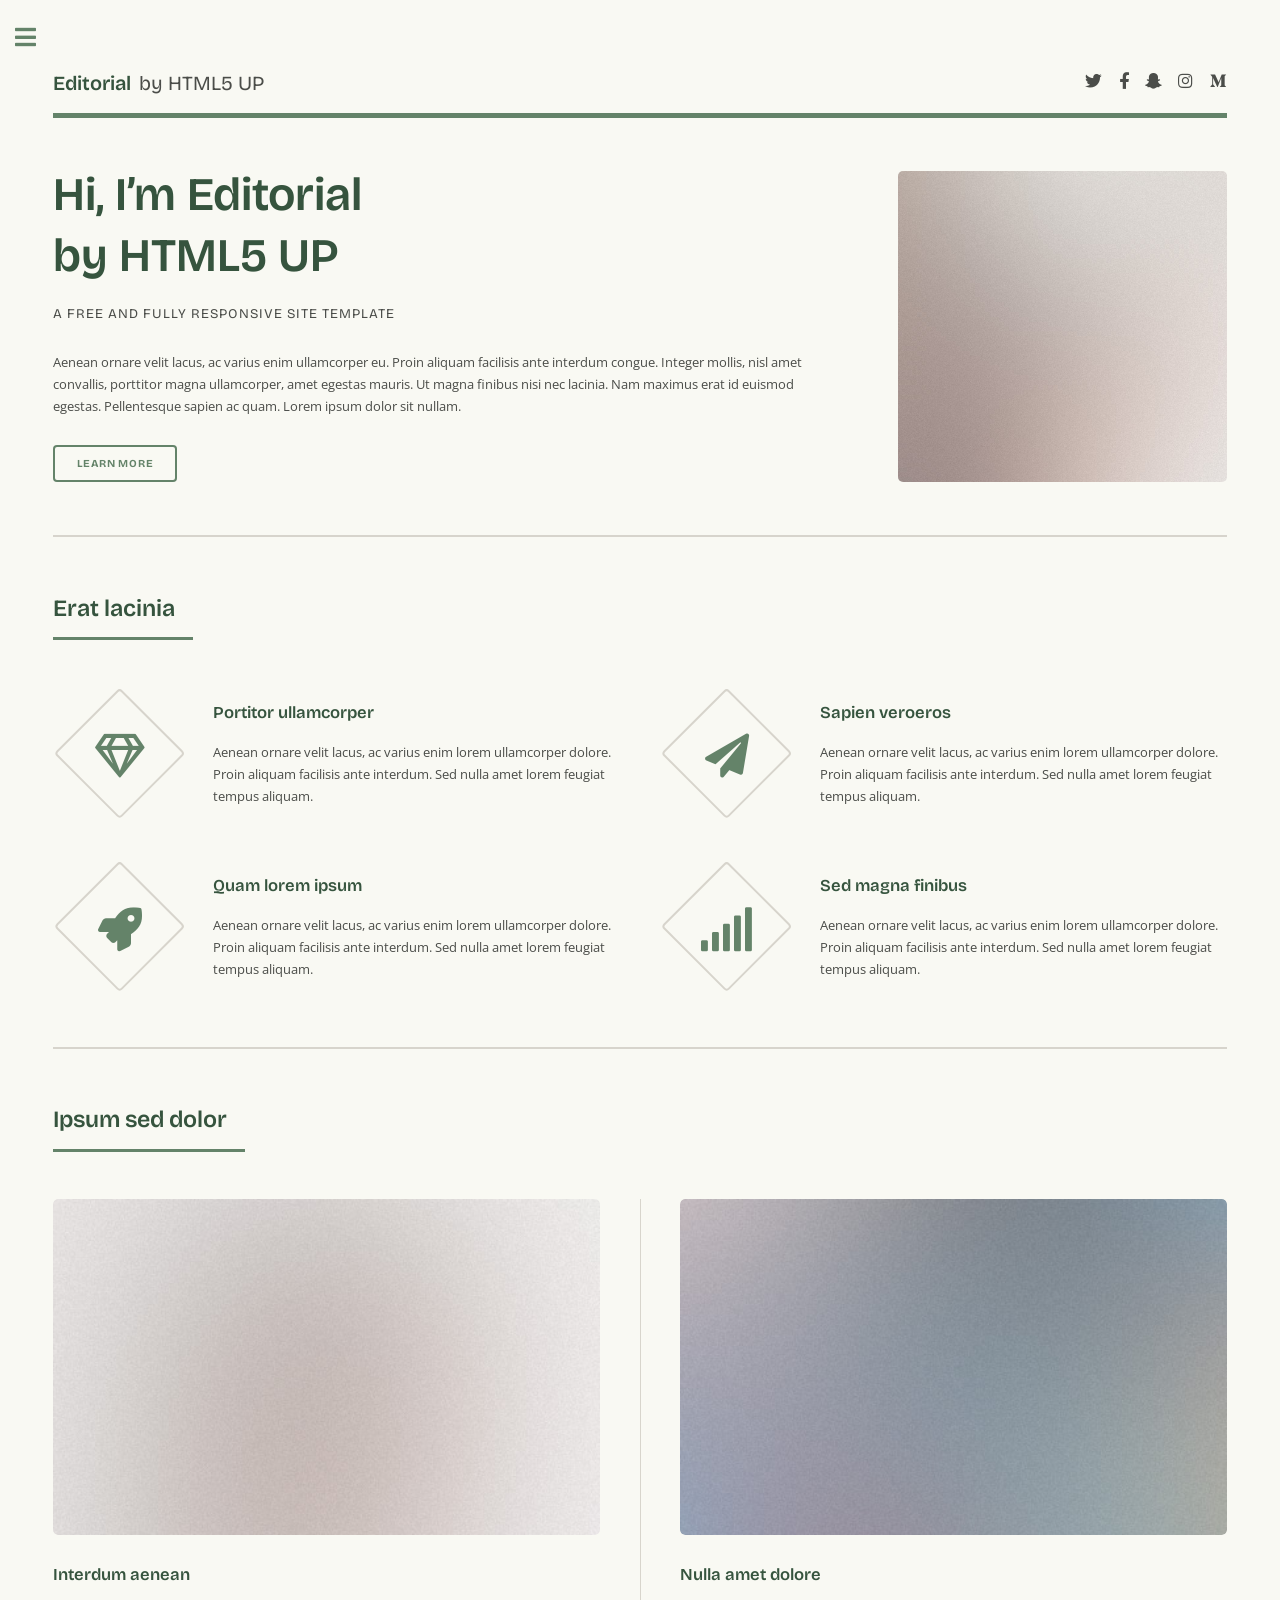
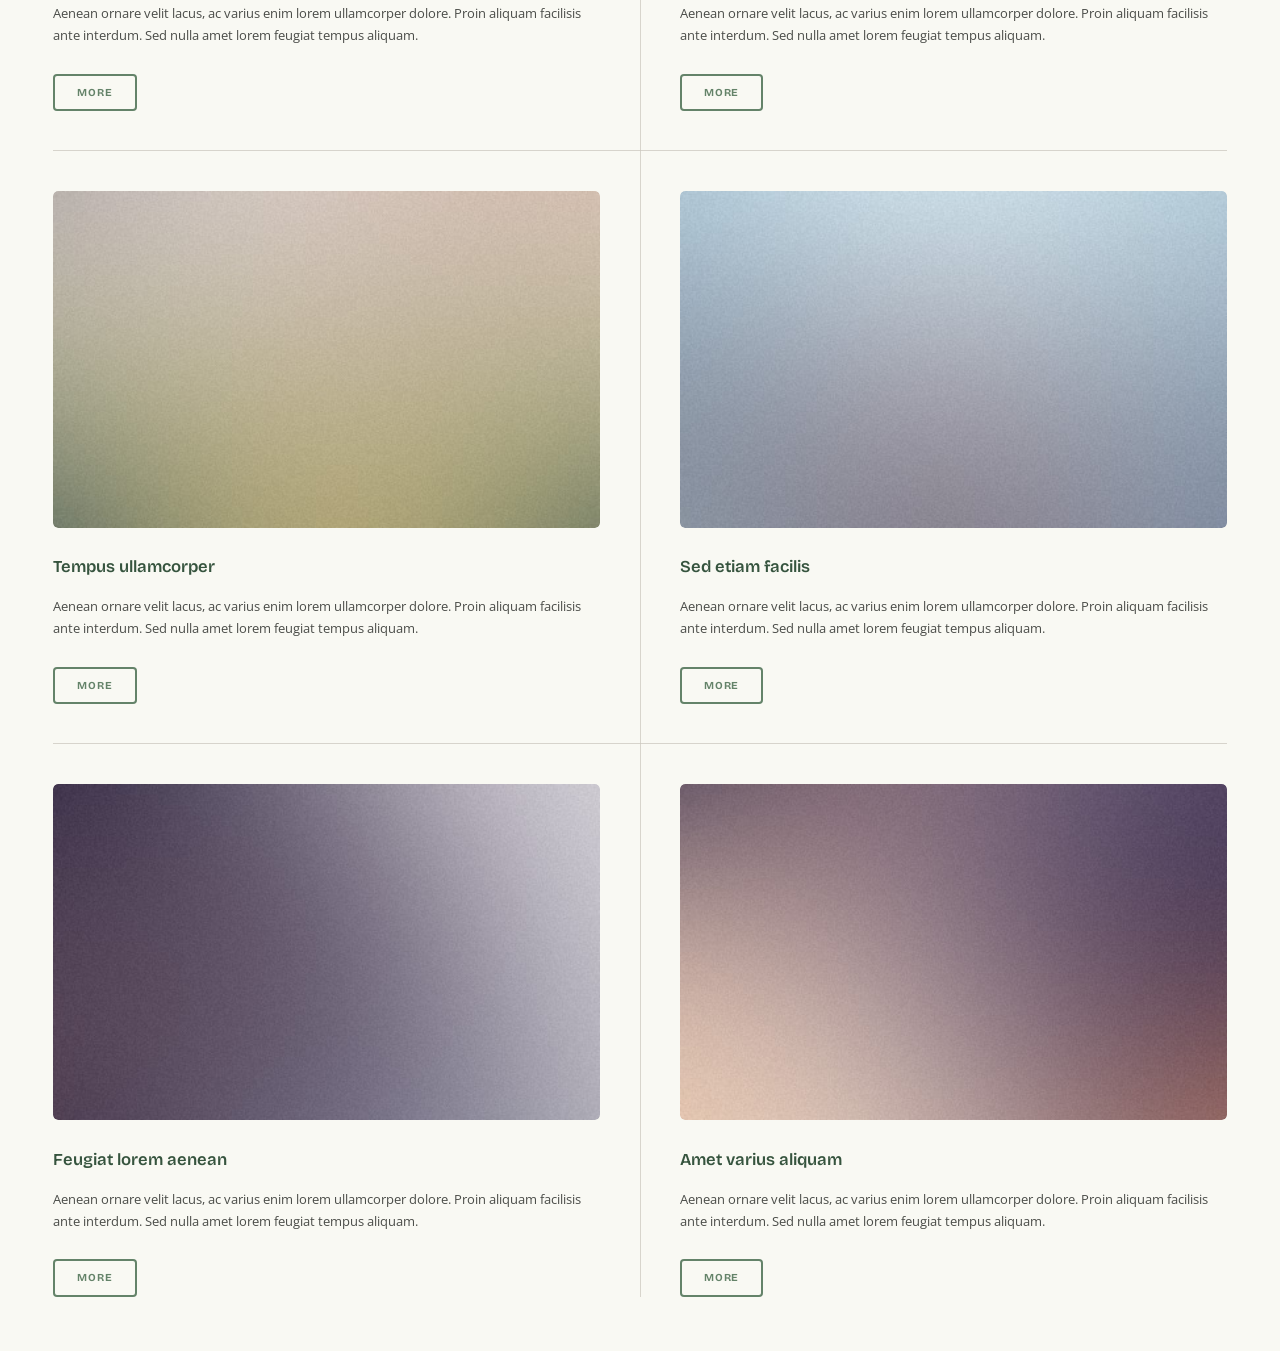
<file: index.html>
<!DOCTYPE HTML>
<!--
	Editorial by HTML5 UP
	html5up.net | @ajlkn
	Free for personal and commercial use under the CCA 3.0 license (html5up.net/license)
-->
<html>
	<head>
		<title>Nupoor Assudani's Portfolio</title>
		<meta charset="utf-8" />
		<meta name="viewport" content="width=device-width, initial-scale=1, user-scalable=no" />
		<link rel="stylesheet" href="assets/css/main.css" />
	</head>
	<body class="is-preload">

		<!-- Wrapper -->
			<div id="wrapper">

				<!-- Main -->
					<div id="main">
						<div class="inner">

							<!-- Header -->
								<header id="header">
									<a href="index.html" class="logo"><strong>Editorial</strong> by HTML5 UP</a>
									<ul class="icons">
										<li><a href="#" class="icon brands fa-twitter"><span class="label">Twitter</span></a></li>
										<li><a href="#" class="icon brands fa-facebook-f"><span class="label">Facebook</span></a></li>
										<li><a href="#" class="icon brands fa-snapchat-ghost"><span class="label">Snapchat</span></a></li>
										<li><a href="#" class="icon brands fa-instagram"><span class="label">Instagram</span></a></li>
										<li><a href="#" class="icon brands fa-medium-m"><span class="label">Medium</span></a></li>
									</ul>
								</header>

							<!-- Banner -->
								<section id="banner">
									<div class="content">
										<header>
											<h1>Hi, I’m Editorial<br />
											by HTML5 UP</h1>
											<p>A free and fully responsive site template</p>
										</header>
										<p>Aenean ornare velit lacus, ac varius enim ullamcorper eu. Proin aliquam facilisis ante interdum congue. Integer mollis, nisl amet convallis, porttitor magna ullamcorper, amet egestas mauris. Ut magna finibus nisi nec lacinia. Nam maximus erat id euismod egestas. Pellentesque sapien ac quam. Lorem ipsum dolor sit nullam.</p>
										<ul class="actions">
											<li><a href="#" class="button big">Learn More</a></li>
										</ul>
									</div>
									<span class="image object">
										<img src="images/pic10.jpg" alt="" />
									</span>
								</section>

							<!-- Section -->
								<section>
									<header class="major">
										<h2>Erat lacinia</h2>
									</header>
									<div class="features">
										<article>
											<span class="icon fa-gem"></span>
											<div class="content">
												<h3>Portitor ullamcorper</h3>
												<p>Aenean ornare velit lacus, ac varius enim lorem ullamcorper dolore. Proin aliquam facilisis ante interdum. Sed nulla amet lorem feugiat tempus aliquam.</p>
											</div>
										</article>
										<article>
											<span class="icon solid fa-paper-plane"></span>
											<div class="content">
												<h3>Sapien veroeros</h3>
												<p>Aenean ornare velit lacus, ac varius enim lorem ullamcorper dolore. Proin aliquam facilisis ante interdum. Sed nulla amet lorem feugiat tempus aliquam.</p>
											</div>
										</article>
										<article>
											<span class="icon solid fa-rocket"></span>
											<div class="content">
												<h3>Quam lorem ipsum</h3>
												<p>Aenean ornare velit lacus, ac varius enim lorem ullamcorper dolore. Proin aliquam facilisis ante interdum. Sed nulla amet lorem feugiat tempus aliquam.</p>
											</div>
										</article>
										<article>
											<span class="icon solid fa-signal"></span>
											<div class="content">
												<h3>Sed magna finibus</h3>
												<p>Aenean ornare velit lacus, ac varius enim lorem ullamcorper dolore. Proin aliquam facilisis ante interdum. Sed nulla amet lorem feugiat tempus aliquam.</p>
											</div>
										</article>
									</div>
								</section>

							<!-- Section -->
								<section>
									<header class="major">
										<h2>Ipsum sed dolor</h2>
									</header>
									<div class="posts">
										<article>
											<a href="#" class="image"><img src="images/pic01.jpg" alt="" /></a>
											<h3>Interdum aenean</h3>
											<p>Aenean ornare velit lacus, ac varius enim lorem ullamcorper dolore. Proin aliquam facilisis ante interdum. Sed nulla amet lorem feugiat tempus aliquam.</p>
											<ul class="actions">
												<li><a href="#" class="button">More</a></li>
											</ul>
										</article>
										<article>
											<a href="#" class="image"><img src="images/pic02.jpg" alt="" /></a>
											<h3>Nulla amet dolore</h3>
											<p>Aenean ornare velit lacus, ac varius enim lorem ullamcorper dolore. Proin aliquam facilisis ante interdum. Sed nulla amet lorem feugiat tempus aliquam.</p>
											<ul class="actions">
												<li><a href="#" class="button">More</a></li>
											</ul>
										</article>
										<article>
											<a href="#" class="image"><img src="images/pic03.jpg" alt="" /></a>
											<h3>Tempus ullamcorper</h3>
											<p>Aenean ornare velit lacus, ac varius enim lorem ullamcorper dolore. Proin aliquam facilisis ante interdum. Sed nulla amet lorem feugiat tempus aliquam.</p>
											<ul class="actions">
												<li><a href="#" class="button">More</a></li>
											</ul>
										</article>
										<article>
											<a href="#" class="image"><img src="images/pic04.jpg" alt="" /></a>
											<h3>Sed etiam facilis</h3>
											<p>Aenean ornare velit lacus, ac varius enim lorem ullamcorper dolore. Proin aliquam facilisis ante interdum. Sed nulla amet lorem feugiat tempus aliquam.</p>
											<ul class="actions">
												<li><a href="#" class="button">More</a></li>
											</ul>
										</article>
										<article>
											<a href="#" class="image"><img src="images/pic05.jpg" alt="" /></a>
											<h3>Feugiat lorem aenean</h3>
											<p>Aenean ornare velit lacus, ac varius enim lorem ullamcorper dolore. Proin aliquam facilisis ante interdum. Sed nulla amet lorem feugiat tempus aliquam.</p>
											<ul class="actions">
												<li><a href="#" class="button">More</a></li>
											</ul>
										</article>
										<article>
											<a href="#" class="image"><img src="images/pic06.jpg" alt="" /></a>
											<h3>Amet varius aliquam</h3>
											<p>Aenean ornare velit lacus, ac varius enim lorem ullamcorper dolore. Proin aliquam facilisis ante interdum. Sed nulla amet lorem feugiat tempus aliquam.</p>
											<ul class="actions">
												<li><a href="#" class="button">More</a></li>
											</ul>
										</article>
									</div>
								</section>

						</div>
					</div>

				<!-- Sidebar -->
					<div id="sidebar">
						<div class="inner">

							<!-- Search -->
								<section id="search" class="alt">
									<form method="post" action="#">
										<input type="text" name="query" id="query" placeholder="Search" />
									</form>
								</section>

							<!-- Menu -->
								<nav id="menu">
									<header class="major">
										<h2>Menu</h2>
									</header>
									<ul>
										<li><a href="index.html">Homepage</a></li>
										<li><a href="generic.html">Generic</a></li>
										<li><a href="elements.html">Elements</a></li>
										<li>
											<span class="opener">Submenu</span>
											<ul>
												<li><a href="#">Lorem Dolor</a></li>
												<li><a href="#">Ipsum Adipiscing</a></li>
												<li><a href="#">Tempus Magna</a></li>
												<li><a href="#">Feugiat Veroeros</a></li>
											</ul>
										</li>
										<li><a href="#">Etiam Dolore</a></li>
										<li><a href="#">Adipiscing</a></li>
										<li>
											<span class="opener">Another Submenu</span>
											<ul>
												<li><a href="#">Lorem Dolor</a></li>
												<li><a href="#">Ipsum Adipiscing</a></li>
												<li><a href="#">Tempus Magna</a></li>
												<li><a href="#">Feugiat Veroeros</a></li>
											</ul>
										</li>
										<li><a href="#">Maximus Erat</a></li>
										<li><a href="#">Sapien Mauris</a></li>
										<li><a href="#">Amet Lacinia</a></li>
									</ul>
								</nav>

							<!-- Section -->
								<section>
									<header class="major">
										<h2>Ante interdum</h2>
									</header>
									<div class="mini-posts">
										<article>
											<a href="#" class="image"><img src="images/pic07.jpg" alt="" /></a>
											<p>Aenean ornare velit lacus, ac varius enim lorem ullamcorper dolore aliquam.</p>
										</article>
										<article>
											<a href="#" class="image"><img src="images/pic08.jpg" alt="" /></a>
											<p>Aenean ornare velit lacus, ac varius enim lorem ullamcorper dolore aliquam.</p>
										</article>
										<article>
											<a href="#" class="image"><img src="images/pic09.jpg" alt="" /></a>
											<p>Aenean ornare velit lacus, ac varius enim lorem ullamcorper dolore aliquam.</p>
										</article>
									</div>
									<ul class="actions">
										<li><a href="#" class="button">More</a></li>
									</ul>
								</section>

							<!-- Section -->
								<section>
									<header class="major">
										<h2>Get in touch</h2>
									</header>
									<p>Sed varius enim lorem ullamcorper dolore aliquam aenean ornare velit lacus, ac varius enim lorem ullamcorper dolore. Proin sed aliquam facilisis ante interdum. Sed nulla amet lorem feugiat tempus aliquam.</p>
									<ul class="contact">
										<li class="icon solid fa-envelope"><a href="#">information@untitled.tld</a></li>
										<li class="icon solid fa-phone">(000) 000-0000</li>
										<li class="icon solid fa-home">1234 Somewhere Road #8254<br />
										Nashville, TN 00000-0000</li>
									</ul>
								</section>

							<!-- Footer -->
								<footer id="footer">
									<p class="copyright">&copy; Untitled. All rights reserved. Demo Images: <a href="https://unsplash.com">Unsplash</a>. Design: <a href="https://html5up.net">HTML5 UP</a>.</p>
								</footer>

						</div>
					</div>

			</div>

		<!-- Scripts -->
			<script src="assets/js/jquery.min.js"></script>
			<script src="assets/js/browser.min.js"></script>
			<script src="assets/js/breakpoints.min.js"></script>
			<script src="assets/js/util.js"></script>
			<script src="assets/js/main.js"></script>

	</body>
</html>
</file>
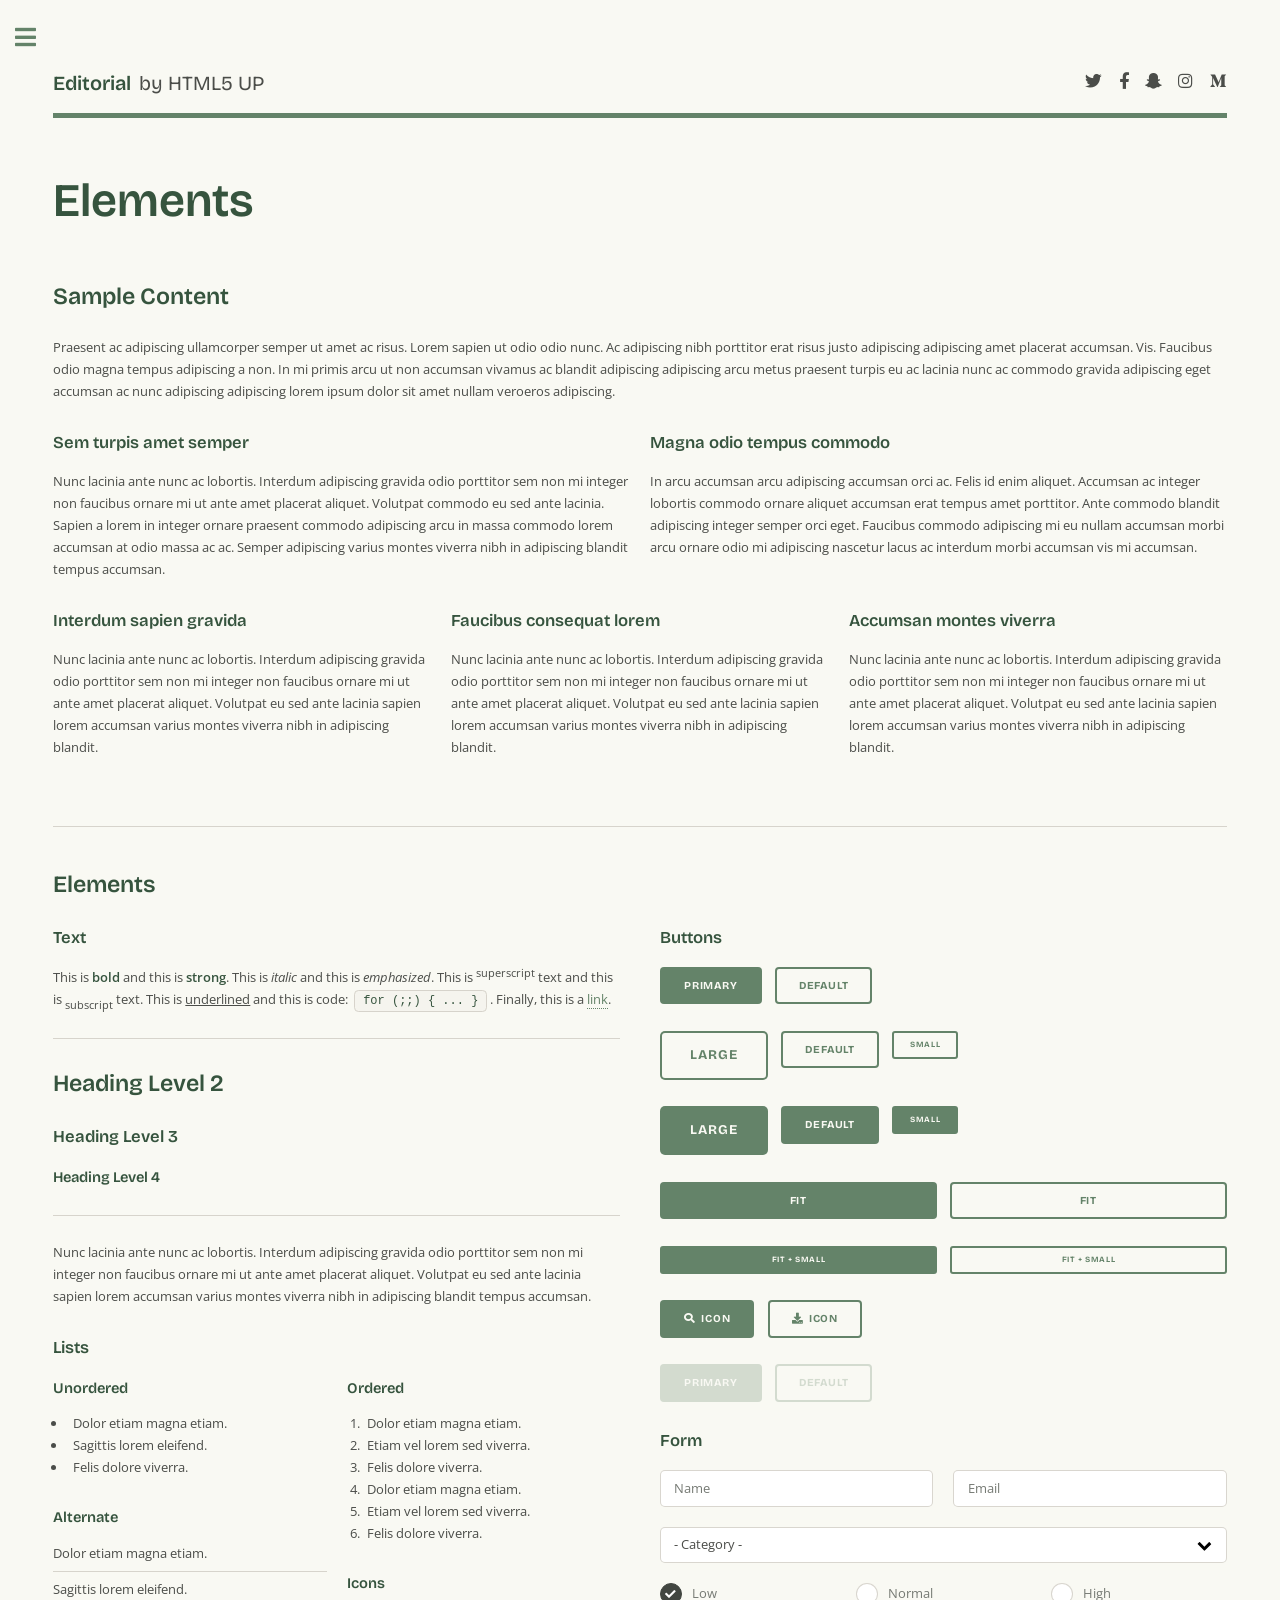
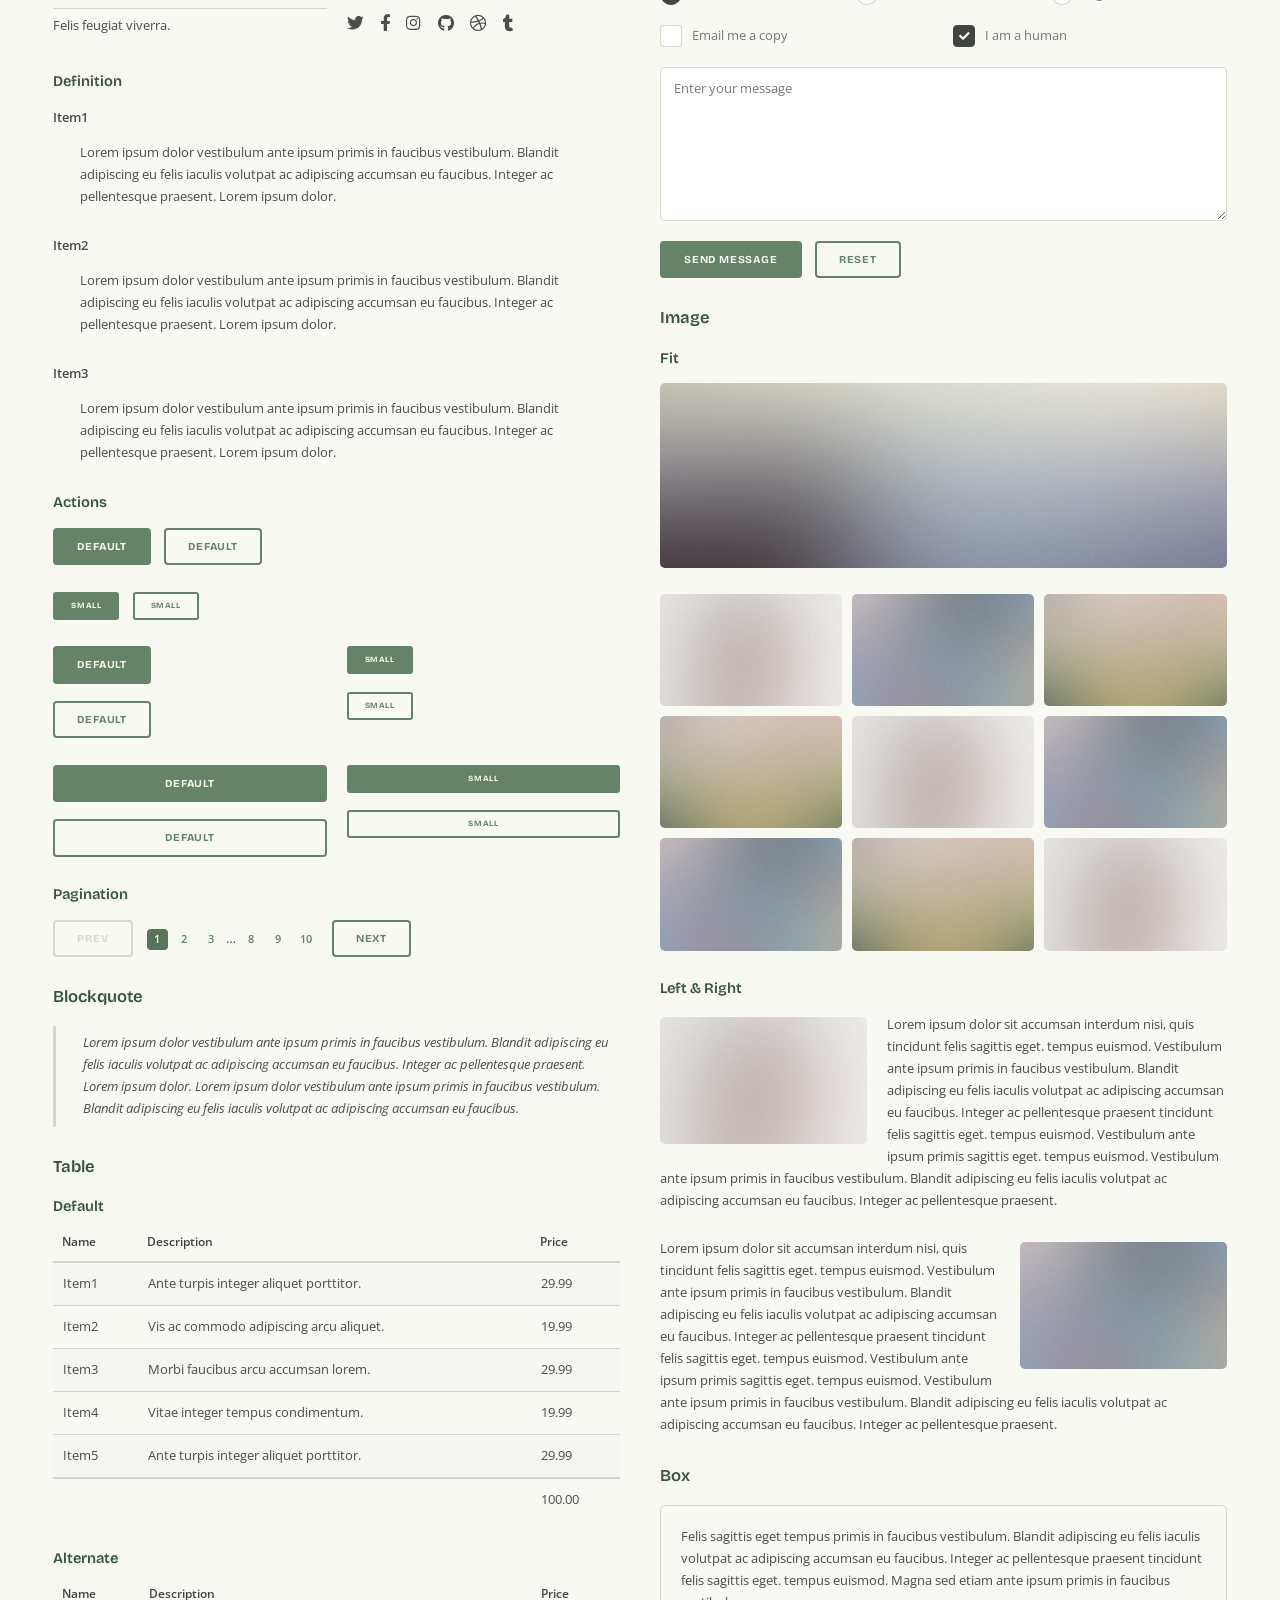
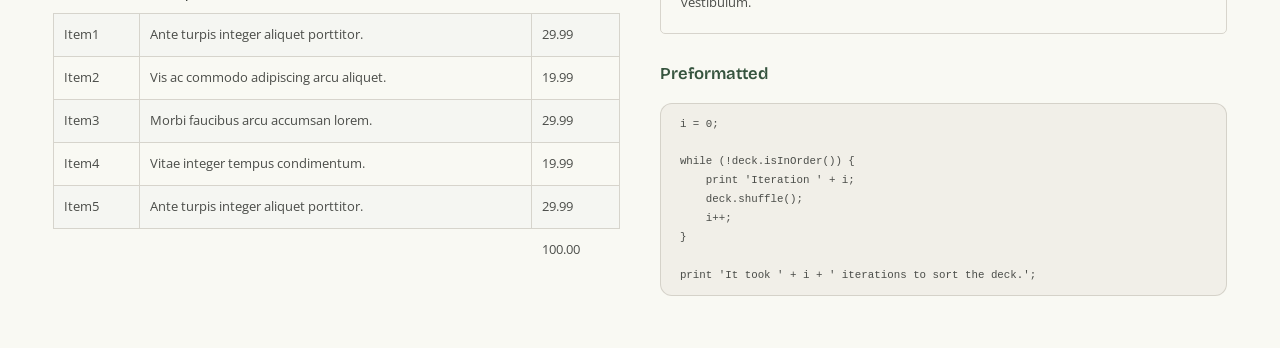
<file: elements.html>
<!DOCTYPE HTML>
<!--
	Editorial by HTML5 UP
	html5up.net | @ajlkn
	Free for personal and commercial use under the CCA 3.0 license (html5up.net/license)
-->
<html>
	<head>
		<title>Elements - Editorial by HTML5 UP</title>
		<meta charset="utf-8" />
		<meta name="viewport" content="width=device-width, initial-scale=1, user-scalable=no" />
		<link rel="stylesheet" href="assets/css/main.css" />
	</head>
	<body class="is-preload">

		<!-- Wrapper -->
			<div id="wrapper">

				<!-- Main -->
					<div id="main">
						<div class="inner">

							<!-- Header -->
								<header id="header">
									<a href="index.html" class="logo"><strong>Editorial</strong> by HTML5 UP</a>
									<ul class="icons">
										<li><a href="#" class="icon brands fa-twitter"><span class="label">Twitter</span></a></li>
										<li><a href="#" class="icon brands fa-facebook-f"><span class="label">Facebook</span></a></li>
										<li><a href="#" class="icon brands fa-snapchat-ghost"><span class="label">Snapchat</span></a></li>
										<li><a href="#" class="icon brands fa-instagram"><span class="label">Instagram</span></a></li>
										<li><a href="#" class="icon brands fa-medium-m"><span class="label">Medium</span></a></li>
									</ul>
								</header>

							<!-- Content -->
								<section>
									<header class="main">
										<h1>Elements</h1>
									</header>

									<!-- Content -->
										<h2 id="content">Sample Content</h2>
										<p>Praesent ac adipiscing ullamcorper semper ut amet ac risus. Lorem sapien ut odio odio nunc. Ac adipiscing nibh porttitor erat risus justo adipiscing adipiscing amet placerat accumsan. Vis. Faucibus odio magna tempus adipiscing a non. In mi primis arcu ut non accumsan vivamus ac blandit adipiscing adipiscing arcu metus praesent turpis eu ac lacinia nunc ac commodo gravida adipiscing eget accumsan ac nunc adipiscing adipiscing lorem ipsum dolor sit amet nullam veroeros adipiscing.</p>
										<div class="row">
											<div class="col-6 col-12-small">
												<h3>Sem turpis amet semper</h3>
												<p>Nunc lacinia ante nunc ac lobortis. Interdum adipiscing gravida odio porttitor sem non mi integer non faucibus ornare mi ut ante amet placerat aliquet. Volutpat commodo eu sed ante lacinia. Sapien a lorem in integer ornare praesent commodo adipiscing arcu in massa commodo lorem accumsan at odio massa ac ac. Semper adipiscing varius montes viverra nibh in adipiscing blandit tempus accumsan.</p>
											</div>
											<div class="col-6 col-12-small">
												<h3>Magna odio tempus commodo</h3>
												<p>In arcu accumsan arcu adipiscing accumsan orci ac. Felis id enim aliquet. Accumsan ac integer lobortis commodo ornare aliquet accumsan erat tempus amet porttitor. Ante commodo blandit adipiscing integer semper orci eget. Faucibus commodo adipiscing mi eu nullam accumsan morbi arcu ornare odio mi adipiscing nascetur lacus ac interdum morbi accumsan vis mi accumsan.</p>
											</div>
											<!-- Break -->
											<div class="col-4 col-12-medium">
												<h3>Interdum sapien gravida</h3>
												<p>Nunc lacinia ante nunc ac lobortis. Interdum adipiscing gravida odio porttitor sem non mi integer non faucibus ornare mi ut ante amet placerat aliquet. Volutpat eu sed ante lacinia sapien lorem accumsan varius montes viverra nibh in adipiscing blandit.</p>
											</div>
											<div class="col-4 col-12-medium">
												<h3>Faucibus consequat lorem</h3>
												<p>Nunc lacinia ante nunc ac lobortis. Interdum adipiscing gravida odio porttitor sem non mi integer non faucibus ornare mi ut ante amet placerat aliquet. Volutpat eu sed ante lacinia sapien lorem accumsan varius montes viverra nibh in adipiscing blandit.</p>
											</div>
											<div class="col-4 col-12-medium">
												<h3>Accumsan montes viverra</h3>
												<p>Nunc lacinia ante nunc ac lobortis. Interdum adipiscing gravida odio porttitor sem non mi integer non faucibus ornare mi ut ante amet placerat aliquet. Volutpat eu sed ante lacinia sapien lorem accumsan varius montes viverra nibh in adipiscing blandit.</p>
											</div>
										</div>

									<hr class="major" />

									<!-- Elements -->
										<h2 id="elements">Elements</h2>
										<div class="row gtr-200">
											<div class="col-6 col-12-medium">

												<!-- Text stuff -->
													<h3>Text</h3>
													<p>This is <b>bold</b> and this is <strong>strong</strong>. This is <i>italic</i> and this is <em>emphasized</em>.
													This is <sup>superscript</sup> text and this is <sub>subscript</sub> text.
													This is <u>underlined</u> and this is code: <code>for (;;) { ... }</code>.
													Finally, this is a <a href="#">link</a>.</p>
													<hr />
													<h2>Heading Level 2</h2>
													<h3>Heading Level 3</h3>
													<h4>Heading Level 4</h4>
													<hr />
													<p>Nunc lacinia ante nunc ac lobortis. Interdum adipiscing gravida odio porttitor sem non mi integer non faucibus ornare mi ut ante amet placerat aliquet. Volutpat eu sed ante lacinia sapien lorem accumsan varius montes viverra nibh in adipiscing blandit tempus accumsan.</p>

												<!-- Lists -->
													<h3>Lists</h3>
													<div class="row">
														<div class="col-6 col-12-small">

															<h4>Unordered</h4>
															<ul>
																<li>Dolor etiam magna etiam.</li>
																<li>Sagittis lorem eleifend.</li>
																<li>Felis dolore viverra.</li>
															</ul>

															<h4>Alternate</h4>
															<ul class="alt">
																<li>Dolor etiam magna etiam.</li>
																<li>Sagittis lorem eleifend.</li>
																<li>Felis feugiat viverra.</li>
															</ul>

														</div>
														<div class="col-6 col-12-small">

															<h4>Ordered</h4>
															<ol>
																<li>Dolor etiam magna etiam.</li>
																<li>Etiam vel lorem sed viverra.</li>
																<li>Felis dolore viverra.</li>
																<li>Dolor etiam magna etiam.</li>
																<li>Etiam vel lorem sed viverra.</li>
																<li>Felis dolore viverra.</li>
															</ol>

															<h4>Icons</h4>
															<ul class="icons">
																<li><a href="#" class="icon brands fa-twitter"><span class="label">Twitter</span></a></li>
																<li><a href="#" class="icon brands fa-facebook-f"><span class="label">Facebook</span></a></li>
																<li><a href="#" class="icon brands fa-instagram"><span class="label">Instagram</span></a></li>
																<li><a href="#" class="icon brands fa-github"><span class="label">Github</span></a></li>
																<li><a href="#" class="icon brands fa-dribbble"><span class="label">Dribbble</span></a></li>
																<li><a href="#" class="icon brands fa-tumblr"><span class="label">Tumblr</span></a></li>
															</ul>

														</div>
													</div>
													<h4>Definition</h4>
													<dl>
														<dt>Item1</dt>
														<dd>
															<p>Lorem ipsum dolor vestibulum ante ipsum primis in faucibus vestibulum. Blandit adipiscing eu felis iaculis volutpat ac adipiscing accumsan eu faucibus. Integer ac pellentesque praesent. Lorem ipsum dolor.</p>
														</dd>
														<dt>Item2</dt>
														<dd>
															<p>Lorem ipsum dolor vestibulum ante ipsum primis in faucibus vestibulum. Blandit adipiscing eu felis iaculis volutpat ac adipiscing accumsan eu faucibus. Integer ac pellentesque praesent. Lorem ipsum dolor.</p>
														</dd>
														<dt>Item3</dt>
														<dd>
															<p>Lorem ipsum dolor vestibulum ante ipsum primis in faucibus vestibulum. Blandit adipiscing eu felis iaculis volutpat ac adipiscing accumsan eu faucibus. Integer ac pellentesque praesent. Lorem ipsum dolor.</p>
														</dd>
													</dl>

													<h4>Actions</h4>
													<ul class="actions">
														<li><a href="#" class="button primary">Default</a></li>
														<li><a href="#" class="button">Default</a></li>
													</ul>
													<ul class="actions small">
														<li><a href="#" class="button primary small">Small</a></li>
														<li><a href="#" class="button small">Small</a></li>
													</ul>
													<div class="row">
														<div class="col-6 col-12-small">
															<ul class="actions stacked">
																<li><a href="#" class="button primary">Default</a></li>
																<li><a href="#" class="button">Default</a></li>
															</ul>
														</div>
														<div class="col-6 col-12-small">
															<ul class="actions stacked">
																<li><a href="#" class="button primary small">Small</a></li>
																<li><a href="#" class="button small">Small</a></li>
															</ul>
														</div>
														<div class="col-6 col-12-small">
															<ul class="actions stacked">
																<li><a href="#" class="button primary fit">Default</a></li>
																<li><a href="#" class="button fit">Default</a></li>
															</ul>
														</div>
														<div class="col-6 col-12-small">
															<ul class="actions stacked">
																<li><a href="#" class="button primary small fit">Small</a></li>
																<li><a href="#" class="button small fit">Small</a></li>
															</ul>
														</div>
													</div>

													<h4>Pagination</h4>
													<ul class="pagination">
														<li><span class="button disabled">Prev</span></li>
														<li><a href="#" class="page active">1</a></li>
														<li><a href="#" class="page">2</a></li>
														<li><a href="#" class="page">3</a></li>
														<li><span>&hellip;</span></li>
														<li><a href="#" class="page">8</a></li>
														<li><a href="#" class="page">9</a></li>
														<li><a href="#" class="page">10</a></li>
														<li><a href="#" class="button">Next</a></li>
													</ul>

												<!-- Blockquote -->
													<h3>Blockquote</h3>
													<blockquote>Lorem ipsum dolor vestibulum ante ipsum primis in faucibus vestibulum. Blandit adipiscing eu felis iaculis volutpat ac adipiscing accumsan eu faucibus. Integer ac pellentesque praesent. Lorem ipsum dolor. Lorem ipsum dolor vestibulum ante ipsum primis in faucibus vestibulum. Blandit adipiscing eu felis iaculis volutpat ac adipiscing accumsan eu faucibus.</blockquote>

												<!-- Table -->
													<h3>Table</h3>

													<h4>Default</h4>
													<div class="table-wrapper">
														<table>
															<thead>
																<tr>
																	<th>Name</th>
																	<th>Description</th>
																	<th>Price</th>
																</tr>
															</thead>
															<tbody>
																<tr>
																	<td>Item1</td>
																	<td>Ante turpis integer aliquet porttitor.</td>
																	<td>29.99</td>
																</tr>
																<tr>
																	<td>Item2</td>
																	<td>Vis ac commodo adipiscing arcu aliquet.</td>
																	<td>19.99</td>
																</tr>
																<tr>
																	<td>Item3</td>
																	<td> Morbi faucibus arcu accumsan lorem.</td>
																	<td>29.99</td>
																</tr>
																<tr>
																	<td>Item4</td>
																	<td>Vitae integer tempus condimentum.</td>
																	<td>19.99</td>
																</tr>
																<tr>
																	<td>Item5</td>
																	<td>Ante turpis integer aliquet porttitor.</td>
																	<td>29.99</td>
																</tr>
															</tbody>
															<tfoot>
																<tr>
																	<td colspan="2"></td>
																	<td>100.00</td>
																</tr>
															</tfoot>
														</table>
													</div>

													<h4>Alternate</h4>
													<div class="table-wrapper">
														<table class="alt">
															<thead>
																<tr>
																	<th>Name</th>
																	<th>Description</th>
																	<th>Price</th>
																</tr>
															</thead>
															<tbody>
																<tr>
																	<td>Item1</td>
																	<td>Ante turpis integer aliquet porttitor.</td>
																	<td>29.99</td>
																</tr>
																<tr>
																	<td>Item2</td>
																	<td>Vis ac commodo adipiscing arcu aliquet.</td>
																	<td>19.99</td>
																</tr>
																<tr>
																	<td>Item3</td>
																	<td> Morbi faucibus arcu accumsan lorem.</td>
																	<td>29.99</td>
																</tr>
																<tr>
																	<td>Item4</td>
																	<td>Vitae integer tempus condimentum.</td>
																	<td>19.99</td>
																</tr>
																<tr>
																	<td>Item5</td>
																	<td>Ante turpis integer aliquet porttitor.</td>
																	<td>29.99</td>
																</tr>
															</tbody>
															<tfoot>
																<tr>
																	<td colspan="2"></td>
																	<td>100.00</td>
																</tr>
															</tfoot>
														</table>
													</div>

											</div>
											<div class="col-6 col-12-medium">

												<!-- Buttons -->
													<h3>Buttons</h3>
													<ul class="actions">
														<li><a href="#" class="button primary">Primary</a></li>
														<li><a href="#" class="button">Default</a></li>
													</ul>
													<ul class="actions">
														<li><a href="#" class="button large">Large</a></li>
														<li><a href="#" class="button">Default</a></li>
														<li><a href="#" class="button small">Small</a></li>
													</ul>
													<ul class="actions">
														<li><a href="#" class="button primary large">Large</a></li>
														<li><a href="#" class="button primary">Default</a></li>
														<li><a href="#" class="button primary small">Small</a></li>
													</ul>
													<ul class="actions fit">
														<li><a href="#" class="button primary fit">Fit</a></li>
														<li><a href="#" class="button fit">Fit</a></li>
													</ul>
													<ul class="actions fit small">
														<li><a href="#" class="button primary fit small">Fit + Small</a></li>
														<li><a href="#" class="button fit small">Fit + Small</a></li>
													</ul>
													<ul class="actions">
														<li><a href="#" class="button primary icon solid fa-search">Icon</a></li>
														<li><a href="#" class="button icon solid fa-download">Icon</a></li>
													</ul>
													<ul class="actions">
														<li><span class="button primary disabled">Primary</span></li>
														<li><span class="button disabled">Default</span></li>
													</ul>

												<!-- Form -->
													<h3>Form</h3>

													<form method="post" action="#">
														<div class="row gtr-uniform">
															<div class="col-6 col-12-xsmall">
																<input type="text" name="demo-name" id="demo-name" value="" placeholder="Name" />
															</div>
															<div class="col-6 col-12-xsmall">
																<input type="email" name="demo-email" id="demo-email" value="" placeholder="Email" />
															</div>
															<!-- Break -->
															<div class="col-12">
																<select name="demo-category" id="demo-category">
																	<option value="">- Category -</option>
																	<option value="1">Manufacturing</option>
																	<option value="1">Shipping</option>
																	<option value="1">Administration</option>
																	<option value="1">Human Resources</option>
																</select>
															</div>
															<!-- Break -->
															<div class="col-4 col-12-small">
																<input type="radio" id="demo-priority-low" name="demo-priority" checked>
																<label for="demo-priority-low">Low</label>
															</div>
															<div class="col-4 col-12-small">
																<input type="radio" id="demo-priority-normal" name="demo-priority">
																<label for="demo-priority-normal">Normal</label>
															</div>
															<div class="col-4 col-12-small">
																<input type="radio" id="demo-priority-high" name="demo-priority">
																<label for="demo-priority-high">High</label>
															</div>
															<!-- Break -->
															<div class="col-6 col-12-small">
																<input type="checkbox" id="demo-copy" name="demo-copy">
																<label for="demo-copy">Email me a copy</label>
															</div>
															<div class="col-6 col-12-small">
																<input type="checkbox" id="demo-human" name="demo-human" checked>
																<label for="demo-human">I am a human</label>
															</div>
															<!-- Break -->
															<div class="col-12">
																<textarea name="demo-message" id="demo-message" placeholder="Enter your message" rows="6"></textarea>
															</div>
															<!-- Break -->
															<div class="col-12">
																<ul class="actions">
																	<li><input type="submit" value="Send Message" class="primary" /></li>
																	<li><input type="reset" value="Reset" /></li>
																</ul>
															</div>
														</div>
													</form>

												<!-- Image -->
													<h3>Image</h3>

													<h4>Fit</h4>
													<span class="image fit"><img src="images/pic11.jpg" alt="" /></span>
													<div class="box alt">
														<div class="row gtr-50 gtr-uniform">
															<div class="col-4"><span class="image fit"><img src="images/pic01.jpg" alt="" /></span></div>
															<div class="col-4"><span class="image fit"><img src="images/pic02.jpg" alt="" /></span></div>
															<div class="col-4"><span class="image fit"><img src="images/pic03.jpg" alt="" /></span></div>
															<!-- Break -->
															<div class="col-4"><span class="image fit"><img src="images/pic03.jpg" alt="" /></span></div>
															<div class="col-4"><span class="image fit"><img src="images/pic01.jpg" alt="" /></span></div>
															<div class="col-4"><span class="image fit"><img src="images/pic02.jpg" alt="" /></span></div>
															<!-- Break -->
															<div class="col-4"><span class="image fit"><img src="images/pic02.jpg" alt="" /></span></div>
															<div class="col-4"><span class="image fit"><img src="images/pic03.jpg" alt="" /></span></div>
															<div class="col-4"><span class="image fit"><img src="images/pic01.jpg" alt="" /></span></div>
														</div>
													</div>

													<h4>Left &amp; Right</h4>
													<p><span class="image left"><img src="images/pic01.jpg" alt="" /></span>Lorem ipsum dolor sit accumsan interdum nisi, quis tincidunt felis sagittis eget. tempus euismod. Vestibulum ante ipsum primis in faucibus vestibulum. Blandit adipiscing eu felis iaculis volutpat ac adipiscing accumsan eu faucibus. Integer ac pellentesque praesent tincidunt felis sagittis eget. tempus euismod. Vestibulum ante ipsum primis sagittis eget. tempus euismod. Vestibulum ante ipsum primis in faucibus vestibulum. Blandit adipiscing eu felis iaculis volutpat ac adipiscing accumsan eu faucibus. Integer ac pellentesque praesent.</p>
													<p><span class="image right"><img src="images/pic02.jpg" alt="" /></span>Lorem ipsum dolor sit accumsan interdum nisi, quis tincidunt felis sagittis eget. tempus euismod. Vestibulum ante ipsum primis in faucibus vestibulum. Blandit adipiscing eu felis iaculis volutpat ac adipiscing accumsan eu faucibus. Integer ac pellentesque praesent tincidunt felis sagittis eget. tempus euismod. Vestibulum ante ipsum primis sagittis eget. tempus euismod. Vestibulum ante ipsum primis in faucibus vestibulum. Blandit adipiscing eu felis iaculis volutpat ac adipiscing accumsan eu faucibus. Integer ac pellentesque praesent.</p>

												<!-- Box -->
													<h3>Box</h3>
													<div class="box">
														<p>Felis sagittis eget tempus primis in faucibus vestibulum. Blandit adipiscing eu felis iaculis volutpat ac adipiscing accumsan eu faucibus. Integer ac pellentesque praesent tincidunt felis sagittis eget. tempus euismod. Magna sed etiam ante ipsum primis in faucibus vestibulum.</p>
													</div>

												<!-- Preformatted Code -->
													<h3>Preformatted</h3>
													<pre><code>i = 0;

while (!deck.isInOrder()) {
    print 'Iteration ' + i;
    deck.shuffle();
    i++;
}

print 'It took ' + i + ' iterations to sort the deck.';
</code></pre>

											</div>
										</div>

								</section>

						</div>
					</div>

				<!-- Sidebar -->
					<div id="sidebar">
						<div class="inner">

							<!-- Search -->
								<section id="search" class="alt">
									<form method="post" action="#">
										<input type="text" name="query" id="query" placeholder="Search" />
									</form>
								</section>

							<!-- Menu -->
								<nav id="menu">
									<header class="major">
										<h2>Menu</h2>
									</header>
									<ul>
										<li><a href="index.html">Homepage</a></li>
										<li><a href="generic.html">Generic</a></li>
										<li><a href="elements.html">Elements</a></li>
										<li>
											<span class="opener">Submenu</span>
											<ul>
												<li><a href="#">Lorem Dolor</a></li>
												<li><a href="#">Ipsum Adipiscing</a></li>
												<li><a href="#">Tempus Magna</a></li>
												<li><a href="#">Feugiat Veroeros</a></li>
											</ul>
										</li>
										<li><a href="#">Etiam Dolore</a></li>
										<li><a href="#">Adipiscing</a></li>
										<li>
											<span class="opener">Another Submenu</span>
											<ul>
												<li><a href="#">Lorem Dolor</a></li>
												<li><a href="#">Ipsum Adipiscing</a></li>
												<li><a href="#">Tempus Magna</a></li>
												<li><a href="#">Feugiat Veroeros</a></li>
											</ul>
										</li>
										<li><a href="#">Maximus Erat</a></li>
										<li><a href="#">Sapien Mauris</a></li>
										<li><a href="#">Amet Lacinia</a></li>
									</ul>
								</nav>

							<!-- Section -->
								<section>
									<header class="major">
										<h2>Ante interdum</h2>
									</header>
									<div class="mini-posts">
										<article>
											<a href="#" class="image"><img src="images/pic07.jpg" alt="" /></a>
											<p>Aenean ornare velit lacus, ac varius enim lorem ullamcorper dolore aliquam.</p>
										</article>
										<article>
											<a href="#" class="image"><img src="images/pic08.jpg" alt="" /></a>
											<p>Aenean ornare velit lacus, ac varius enim lorem ullamcorper dolore aliquam.</p>
										</article>
										<article>
											<a href="#" class="image"><img src="images/pic09.jpg" alt="" /></a>
											<p>Aenean ornare velit lacus, ac varius enim lorem ullamcorper dolore aliquam.</p>
										</article>
									</div>
									<ul class="actions">
										<li><a href="#" class="button">More</a></li>
									</ul>
								</section>

							<!-- Section -->
								<section>
									<header class="major">
										<h2>Get in touch</h2>
									</header>
									<p>Sed varius enim lorem ullamcorper dolore aliquam aenean ornare velit lacus, ac varius enim lorem ullamcorper dolore. Proin sed aliquam facilisis ante interdum. Sed nulla amet lorem feugiat tempus aliquam.</p>
									<ul class="contact">
										<li class="icon solid fa-envelope"><a href="#">information@untitled.tld</a></li>
										<li class="icon solid fa-phone">(000) 000-0000</li>
										<li class="icon solid fa-home">1234 Somewhere Road #8254<br />
										Nashville, TN 00000-0000</li>
									</ul>
								</section>

							<!-- Footer -->
								<footer id="footer">
									<p class="copyright">&copy; Untitled. All rights reserved. Demo Images: <a href="https://unsplash.com">Unsplash</a>. Design: <a href="https://html5up.net">HTML5 UP</a>.</p>
								</footer>

						</div>
					</div>

			</div>

		<!-- Scripts -->
			<script src="assets/js/jquery.min.js"></script>
			<script src="assets/js/browser.min.js"></script>
			<script src="assets/js/breakpoints.min.js"></script>
			<script src="assets/js/util.js"></script>
			<script src="assets/js/main.js"></script>

	</body>
</html>
</file>
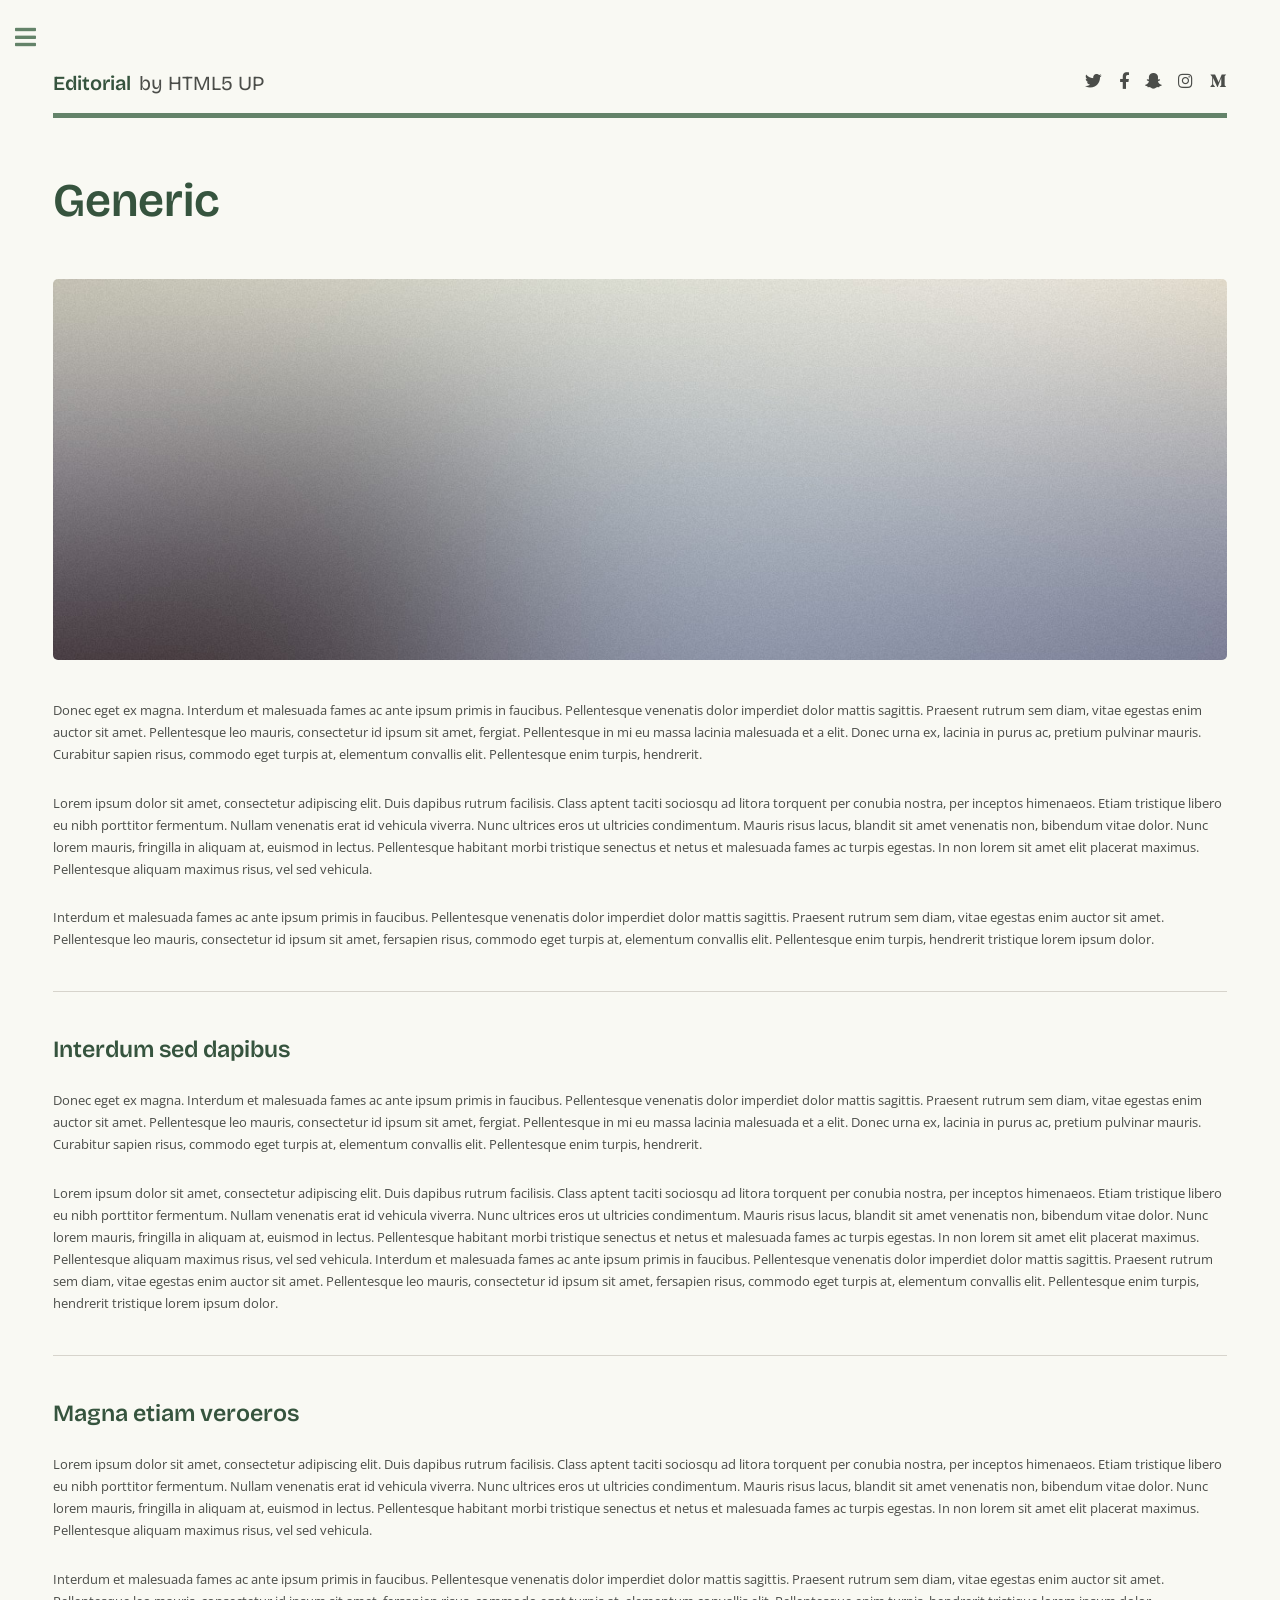
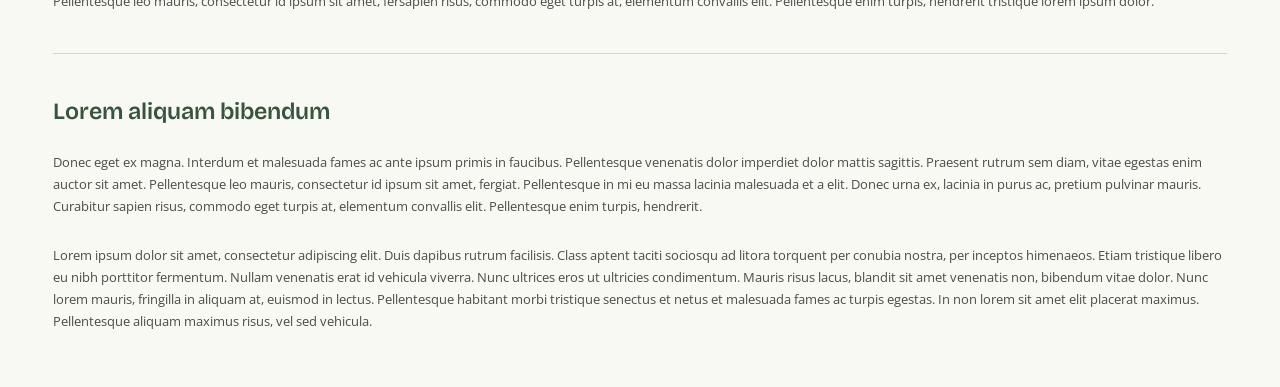
<file: generic.html>
<!DOCTYPE HTML>
<!--
	Editorial by HTML5 UP
	html5up.net | @ajlkn
	Free for personal and commercial use under the CCA 3.0 license (html5up.net/license)
-->
<html>
	<head>
		<title>Generic - Editorial by HTML5 UP</title>
		<meta charset="utf-8" />
		<meta name="viewport" content="width=device-width, initial-scale=1, user-scalable=no" />
		<link rel="stylesheet" href="assets/css/main.css" />
	</head>
	<body class="is-preload">

		<!-- Wrapper -->
			<div id="wrapper">

				<!-- Main -->
					<div id="main">
						<div class="inner">

							<!-- Header -->
								<header id="header">
									<a href="index.html" class="logo"><strong>Editorial</strong> by HTML5 UP</a>
									<ul class="icons">
										<li><a href="#" class="icon brands fa-twitter"><span class="label">Twitter</span></a></li>
										<li><a href="#" class="icon brands fa-facebook-f"><span class="label">Facebook</span></a></li>
										<li><a href="#" class="icon brands fa-snapchat-ghost"><span class="label">Snapchat</span></a></li>
										<li><a href="#" class="icon brands fa-instagram"><span class="label">Instagram</span></a></li>
										<li><a href="#" class="icon brands fa-medium-m"><span class="label">Medium</span></a></li>
									</ul>
								</header>

							<!-- Content -->
								<section>
									<header class="main">
										<h1>Generic</h1>
									</header>

									<span class="image main"><img src="images/pic11.jpg" alt="" /></span>

									<p>Donec eget ex magna. Interdum et malesuada fames ac ante ipsum primis in faucibus. Pellentesque venenatis dolor imperdiet dolor mattis sagittis. Praesent rutrum sem diam, vitae egestas enim auctor sit amet. Pellentesque leo mauris, consectetur id ipsum sit amet, fergiat. Pellentesque in mi eu massa lacinia malesuada et a elit. Donec urna ex, lacinia in purus ac, pretium pulvinar mauris. Curabitur sapien risus, commodo eget turpis at, elementum convallis elit. Pellentesque enim turpis, hendrerit.</p>
									<p>Lorem ipsum dolor sit amet, consectetur adipiscing elit. Duis dapibus rutrum facilisis. Class aptent taciti sociosqu ad litora torquent per conubia nostra, per inceptos himenaeos. Etiam tristique libero eu nibh porttitor fermentum. Nullam venenatis erat id vehicula viverra. Nunc ultrices eros ut ultricies condimentum. Mauris risus lacus, blandit sit amet venenatis non, bibendum vitae dolor. Nunc lorem mauris, fringilla in aliquam at, euismod in lectus. Pellentesque habitant morbi tristique senectus et netus et malesuada fames ac turpis egestas. In non lorem sit amet elit placerat maximus. Pellentesque aliquam maximus risus, vel sed vehicula.</p>
									<p>Interdum et malesuada fames ac ante ipsum primis in faucibus. Pellentesque venenatis dolor imperdiet dolor mattis sagittis. Praesent rutrum sem diam, vitae egestas enim auctor sit amet. Pellentesque leo mauris, consectetur id ipsum sit amet, fersapien risus, commodo eget turpis at, elementum convallis elit. Pellentesque enim turpis, hendrerit tristique lorem ipsum dolor.</p>

									<hr class="major" />

									<h2>Interdum sed dapibus</h2>
									<p>Donec eget ex magna. Interdum et malesuada fames ac ante ipsum primis in faucibus. Pellentesque venenatis dolor imperdiet dolor mattis sagittis. Praesent rutrum sem diam, vitae egestas enim auctor sit amet. Pellentesque leo mauris, consectetur id ipsum sit amet, fergiat. Pellentesque in mi eu massa lacinia malesuada et a elit. Donec urna ex, lacinia in purus ac, pretium pulvinar mauris. Curabitur sapien risus, commodo eget turpis at, elementum convallis elit. Pellentesque enim turpis, hendrerit.</p>
									<p>Lorem ipsum dolor sit amet, consectetur adipiscing elit. Duis dapibus rutrum facilisis. Class aptent taciti sociosqu ad litora torquent per conubia nostra, per inceptos himenaeos. Etiam tristique libero eu nibh porttitor fermentum. Nullam venenatis erat id vehicula viverra. Nunc ultrices eros ut ultricies condimentum. Mauris risus lacus, blandit sit amet venenatis non, bibendum vitae dolor. Nunc lorem mauris, fringilla in aliquam at, euismod in lectus. Pellentesque habitant morbi tristique senectus et netus et malesuada fames ac turpis egestas. In non lorem sit amet elit placerat maximus. Pellentesque aliquam maximus risus, vel sed vehicula. Interdum et malesuada fames ac ante ipsum primis in faucibus. Pellentesque venenatis dolor imperdiet dolor mattis sagittis. Praesent rutrum sem diam, vitae egestas enim auctor sit amet. Pellentesque leo mauris, consectetur id ipsum sit amet, fersapien risus, commodo eget turpis at, elementum convallis elit. Pellentesque enim turpis, hendrerit tristique lorem ipsum dolor.</p>

									<hr class="major" />

									<h2>Magna etiam veroeros</h2>
									<p>Lorem ipsum dolor sit amet, consectetur adipiscing elit. Duis dapibus rutrum facilisis. Class aptent taciti sociosqu ad litora torquent per conubia nostra, per inceptos himenaeos. Etiam tristique libero eu nibh porttitor fermentum. Nullam venenatis erat id vehicula viverra. Nunc ultrices eros ut ultricies condimentum. Mauris risus lacus, blandit sit amet venenatis non, bibendum vitae dolor. Nunc lorem mauris, fringilla in aliquam at, euismod in lectus. Pellentesque habitant morbi tristique senectus et netus et malesuada fames ac turpis egestas. In non lorem sit amet elit placerat maximus. Pellentesque aliquam maximus risus, vel sed vehicula.</p>
									<p>Interdum et malesuada fames ac ante ipsum primis in faucibus. Pellentesque venenatis dolor imperdiet dolor mattis sagittis. Praesent rutrum sem diam, vitae egestas enim auctor sit amet. Pellentesque leo mauris, consectetur id ipsum sit amet, fersapien risus, commodo eget turpis at, elementum convallis elit. Pellentesque enim turpis, hendrerit tristique lorem ipsum dolor.</p>

									<hr class="major" />

									<h2>Lorem aliquam bibendum</h2>
									<p>Donec eget ex magna. Interdum et malesuada fames ac ante ipsum primis in faucibus. Pellentesque venenatis dolor imperdiet dolor mattis sagittis. Praesent rutrum sem diam, vitae egestas enim auctor sit amet. Pellentesque leo mauris, consectetur id ipsum sit amet, fergiat. Pellentesque in mi eu massa lacinia malesuada et a elit. Donec urna ex, lacinia in purus ac, pretium pulvinar mauris. Curabitur sapien risus, commodo eget turpis at, elementum convallis elit. Pellentesque enim turpis, hendrerit.</p>
									<p>Lorem ipsum dolor sit amet, consectetur adipiscing elit. Duis dapibus rutrum facilisis. Class aptent taciti sociosqu ad litora torquent per conubia nostra, per inceptos himenaeos. Etiam tristique libero eu nibh porttitor fermentum. Nullam venenatis erat id vehicula viverra. Nunc ultrices eros ut ultricies condimentum. Mauris risus lacus, blandit sit amet venenatis non, bibendum vitae dolor. Nunc lorem mauris, fringilla in aliquam at, euismod in lectus. Pellentesque habitant morbi tristique senectus et netus et malesuada fames ac turpis egestas. In non lorem sit amet elit placerat maximus. Pellentesque aliquam maximus risus, vel sed vehicula.</p>

								</section>

						</div>
					</div>

				<!-- Sidebar -->
					<div id="sidebar">
						<div class="inner">

							<!-- Search -->
								<section id="search" class="alt">
									<form method="post" action="#">
										<input type="text" name="query" id="query" placeholder="Search" />
									</form>
								</section>

							<!-- Menu -->
								<nav id="menu">
									<header class="major">
										<h2>Menu</h2>
									</header>
									<ul>
										<li><a href="index.html">Homepage</a></li>
										<li><a href="generic.html">Generic</a></li>
										<li><a href="elements.html">Elements</a></li>
										<li>
											<span class="opener">Submenu</span>
											<ul>
												<li><a href="#">Lorem Dolor</a></li>
												<li><a href="#">Ipsum Adipiscing</a></li>
												<li><a href="#">Tempus Magna</a></li>
												<li><a href="#">Feugiat Veroeros</a></li>
											</ul>
										</li>
										<li><a href="#">Etiam Dolore</a></li>
										<li><a href="#">Adipiscing</a></li>
										<li>
											<span class="opener">Another Submenu</span>
											<ul>
												<li><a href="#">Lorem Dolor</a></li>
												<li><a href="#">Ipsum Adipiscing</a></li>
												<li><a href="#">Tempus Magna</a></li>
												<li><a href="#">Feugiat Veroeros</a></li>
											</ul>
										</li>
										<li><a href="#">Maximus Erat</a></li>
										<li><a href="#">Sapien Mauris</a></li>
										<li><a href="#">Amet Lacinia</a></li>
									</ul>
								</nav>

							<!-- Section -->
								<section>
									<header class="major">
										<h2>Ante interdum</h2>
									</header>
									<div class="mini-posts">
										<article>
											<a href="#" class="image"><img src="images/pic07.jpg" alt="" /></a>
											<p>Aenean ornare velit lacus, ac varius enim lorem ullamcorper dolore aliquam.</p>
										</article>
										<article>
											<a href="#" class="image"><img src="images/pic08.jpg" alt="" /></a>
											<p>Aenean ornare velit lacus, ac varius enim lorem ullamcorper dolore aliquam.</p>
										</article>
										<article>
											<a href="#" class="image"><img src="images/pic09.jpg" alt="" /></a>
											<p>Aenean ornare velit lacus, ac varius enim lorem ullamcorper dolore aliquam.</p>
										</article>
									</div>
									<ul class="actions">
										<li><a href="#" class="button">More</a></li>
									</ul>
								</section>

							<!-- Section -->
								<section>
									<header class="major">
										<h2>Get in touch</h2>
									</header>
									<p>Sed varius enim lorem ullamcorper dolore aliquam aenean ornare velit lacus, ac varius enim lorem ullamcorper dolore. Proin sed aliquam facilisis ante interdum. Sed nulla amet lorem feugiat tempus aliquam.</p>
									<ul class="contact">
										<li class="icon solid fa-envelope"><a href="#">information@untitled.tld</a></li>
										<li class="icon solid fa-phone">(000) 000-0000</li>
										<li class="icon solid fa-home">1234 Somewhere Road #8254<br />
										Nashville, TN 00000-0000</li>
									</ul>
								</section>

							<!-- Footer -->
								<footer id="footer">
									<p class="copyright">&copy; Untitled. All rights reserved. Demo Images: <a href="https://unsplash.com">Unsplash</a>. Design: <a href="https://html5up.net">HTML5 UP</a>.</p>
								</footer>

						</div>
					</div>

			</div>

		<!-- Scripts -->
			<script src="assets/js/jquery.min.js"></script>
			<script src="assets/js/browser.min.js"></script>
			<script src="assets/js/breakpoints.min.js"></script>
			<script src="assets/js/util.js"></script>
			<script src="assets/js/main.js"></script>

	</body>
</html>
</file>
<file: assets/css/main.css>
@import url(fontawesome-all.min.css);
/* @import url("https://fonts.googleapis.com/css?family=Open+Sans:400,600,400italic,600italic|Roboto+Slab:400,700"); */
/* @import url("https://fonts.googleapis.com/css2?family=Open+Sans:wght@400;600&family=Rufina:wght@400;700&family=Syne:wght@400;500;600;700;800&family=Newsreader:opsz,wght@6..72,400;6..72,500;6..72,600;6..72,700&family=Literata:opsz,wght@7..72,400;7..72,500;7..72,600;7..72,700&family=Bricolage+Grotesque:opsz,wght@10..48,400;10..48,500;10..48,600;10..48,700&family=Chivo:wght@400;500;700&family=IBM+Plex+Sans:wght@400;500;600;700&display=swap"); */
@import url("https://fonts.googleapis.com/css2?family=Open+Sans:wght@400;600&family=Bricolage+Grotesque:wght@400;500;600;700&display=swap");
/*
	Editorial by HTML5 UP
	html5up.net | @ajlkn
	Free for personal and commercial use under the CCA 3.0 license (html5up.net/license)
*/

:root {
  --bg: #F9F9F3;
  --surface: #F6F4EE;
  --surface-alt: #F1EFE8;
  --text: #4B4D49;
  --heading: #36543E;
  --accent: #648369;
  --accent-hover: #56755A;
  --muted: #767A74;
  --border: rgba(205, 201, 191, 0.75);
  --white: #FFFFFF;
  --th: #424641;
  --code-bg: rgba(246, 244, 238, 0.9);
  --white-rgb: rgba(255, 255, 255, 0);
  --shadow: rgba(0, 0, 0, 0.175);
  --tab-bg: rgba(230, 235, 237, 0.25);
}

html, body, div, span, applet, object,
iframe, h1, h2, h3, h4, h5, h6, p, blockquote,
pre, a, abbr, acronym, address, big, cite,
code, del, dfn, em, img, ins, kbd, q, s, samp,
small, strike, strong, sub, sup, tt, var, b,
u, i, center, dl, dt, dd, ol, ul, li, fieldset,
form, label, legend, table, caption, tbody,
tfoot, thead, tr, th, td, article, aside,
canvas, details, embed, figure, figcaption,
footer, header, hgroup, menu, nav, output, ruby,
section, summary, time, mark, audio, video {
  margin: 0;
  padding: 0;
  border: 0;
  font-size: 100%;
  font: inherit;
  vertical-align: baseline; }

article, aside, details, figcaption, figure,
footer, header, hgroup, menu, nav, section {
  display: block; }

body {
  line-height: 1; }

ol, ul {
  list-style: none; }

blockquote, q {
  quotes: none; }
  blockquote:before, blockquote:after, q:before, q:after {
    content: '';
    content: none; }

table {
  border-collapse: collapse;
  border-spacing: 0; }

body {
  -webkit-text-size-adjust: none; }

mark {
  background-color: transparent;
  color: inherit; }

input::-moz-focus-inner {
  border: 0;
  padding: 0; }

input, select, textarea {
  -moz-appearance: none;
  -webkit-appearance: none;
  -ms-appearance: none;
  appearance: none; }

/* Basic */
@-ms-viewport {
  width: device-width; }

body {
  -ms-overflow-style: scrollbar; }

@media screen and (max-width: 480px) {
  html, body {
    min-width: 320px; } }

html {
  box-sizing: border-box; }

*, *:before, *:after {
  box-sizing: inherit; }

body {
  background: var(--bg); }
  body.is-preload *, body.is-preload *:before, body.is-preload *:after, body.is-resizing *, body.is-resizing *:before, body.is-resizing *:after {
    -moz-animation: none !important;
    -webkit-animation: none !important;
    -ms-animation: none !important;
    animation: none !important;
    -moz-transition: none !important;
    -webkit-transition: none !important;
    -ms-transition: none !important;
    transition: none !important; }

/* Type */
body, input, select, textarea {
  color: var(--text);
  font-family: "Open Sans", sans-serif;
  font-size: 13pt;
  font-weight: 400;
  line-height: 1.65; }
  @media screen and (max-width: 1680px) {
    body, input, select, textarea {
      font-size: 11pt; } }
  @media screen and (max-width: 1280px) {
    body, input, select, textarea {
      font-size: 10pt; } }
  @media screen and (max-width: 360px) {
    body, input, select, textarea {
      font-size: 9pt; } }

a {
  -moz-transition: color 0.2s ease-in-out, border-bottom-color 0.2s ease-in-out;
  -webkit-transition: color 0.2s ease-in-out, border-bottom-color 0.2s ease-in-out;
  -ms-transition: color 0.2s ease-in-out, border-bottom-color 0.2s ease-in-out;
  transition: color 0.2s ease-in-out, border-bottom-color 0.2s ease-in-out;
  border-bottom: dotted 1px;
  color: var(--accent);
  text-decoration: none; }
  a:hover {
    border-bottom-color: var(--accent);
    color: var(--accent) !important; }
    a:hover strong {
      color: inherit; }

strong, b {
  color: var(--heading);
  font-weight: 600; }

em, i {
  font-style: italic; }

p {
  margin: 0 0 2em 0; }

h1, h2, h3, h4, h5, h6 {
  color: var(--heading);
  font-family: "Bricolage Grotesque", sans-serif;
  font-weight: 600;
  line-height: 1.5;
  margin: 0 0 1em 0; }
  h1 a, h2 a, h3 a, h4 a, h5 a, h6 a {
    color: inherit;
    text-decoration: none;
    border-bottom: 0; }

h1 {
  font-size: 4em;
  margin: 0 0 0.5em 0;
  line-height: 1.3; }

h2 {
  font-size: 1.75em; }

h3 {
  font-size: 1.25em; }

h4 {
  font-size: 1.1em; }

h5 {
  font-size: 0.9em; }

h6 {
  font-size: 0.7em; }

@media screen and (max-width: 1680px) {
  h1 {
    font-size: 3.5em; } }

@media screen and (max-width: 980px) {
  h1 {
    font-size: 3.25em; } }

@media screen and (max-width: 736px) {
  h1 {
    font-size: 2em;
    line-height: 1.4; }
  h2 {
    font-size: 1.5em; } }

sub {
  font-size: 0.8em;
  position: relative;
  top: 0.5em; }

sup {
  font-size: 0.8em;
  position: relative;
  top: -0.5em; }

blockquote {
  border-left: solid 3px var(--border);
  font-style: italic;
  margin: 0 0 2em 0;
  padding: 0.5em 0 0.5em 2em; }

code {
  background: var(--code-bg);
  border-radius: 0.375em;
  border: solid 1px var(--border);
  color: var(--heading);
  font-family: "Courier New", monospace;
  font-size: 0.9em;
  margin: 0 0.25em;
  padding: 0.25em 0.65em; }

pre {
    -webkit-overflow-scrolling: touch;
    font-family: "Courier New", monospace;
    font-size: 0.9em;
    margin: 0 0 2em 0;

    background: var(--surface-alt);
    border: 1px solid var(--border);
    border-radius: 12px;
}

pre code {
    display: block;
    line-height: 1.75;
    padding: 1em 1.5em;
    overflow-x: auto;

    background: transparent;
    border: none;
    color: var(--text);
}

hr {
  border: 0;
  border-bottom: solid 1px var(--border);
  margin: 2em 0; }
  hr.major {
    margin: 3em 0; }

.align-left {
  text-align: left; }

.align-center {
  text-align: center; }

.align-right {
  text-align: right; }

/* Row */
.row {
  display: flex;
  flex-wrap: wrap;
  box-sizing: border-box;
  align-items: stretch; }
  .row > * {
    box-sizing: border-box; }
  .row.gtr-uniform > * > :last-child {
    margin-bottom: 0; }
  .row.aln-left {
    justify-content: flex-start; }
  .row.aln-center {
    justify-content: center; }
  .row.aln-right {
    justify-content: flex-end; }
  .row.aln-top {
    align-items: flex-start; }
  .row.aln-middle {
    align-items: center; }
  .row.aln-bottom {
    align-items: flex-end; }
  .row > .imp {
    order: -1; }
  .row > .col-1 {
    width: 8.33333%; }
  .row > .off-1 {
    margin-left: 8.33333%; }
  .row > .col-2 {
    width: 16.66667%; }
  .row > .off-2 {
    margin-left: 16.66667%; }
  .row > .col-3 {
    width: 25%; }
  .row > .off-3 {
    margin-left: 25%; }
  .row > .col-4 {
    width: 33.33333%; }
  .row > .off-4 {
    margin-left: 33.33333%; }
  .row > .col-5 {
    width: 41.66667%; }
  .row > .off-5 {
    margin-left: 41.66667%; }
  .row > .col-6 {
    width: 50%; }
  .row > .off-6 {
    margin-left: 50%; }
  .row > .col-7 {
    width: 58.33333%; }
  .row > .off-7 {
    margin-left: 58.33333%; }
  .row > .col-8 {
    width: 66.66667%; }
  .row > .off-8 {
    margin-left: 66.66667%; }
  .row > .col-9 {
    width: 75%; }
  .row > .off-9 {
    margin-left: 75%; }
  .row > .col-10 {
    width: 83.33333%; }
  .row > .off-10 {
    margin-left: 83.33333%; }
  .row > .col-11 {
    width: 91.66667%; }
  .row > .off-11 {
    margin-left: 91.66667%; }
  .row > .col-12 {
    width: 100%; }
  .row > .off-12 {
    margin-left: 100%; }
  .row.gtr-0 {
    margin-top: 0;
    margin-left: 0em; }
    .row.gtr-0 > * {
      padding: 0 0 0 0em; }
    .row.gtr-0.gtr-uniform {
      margin-top: 0em; }
      .row.gtr-0.gtr-uniform > * {
        padding-top: 0em; }
  .row.gtr-25 {
    margin-top: 0;
    margin-left: -0.375em; }
    .row.gtr-25 > * {
      padding: 0 0 0 0.375em; }
    .row.gtr-25.gtr-uniform {
      margin-top: -0.375em; }
      .row.gtr-25.gtr-uniform > * {
        padding-top: 0.375em; }
  .row.gtr-50 {
    margin-top: 0;
    margin-left: -0.75em; }
    .row.gtr-50 > * {
      padding: 0 0 0 0.75em; }
    .row.gtr-50.gtr-uniform {
      margin-top: -0.75em; }
      .row.gtr-50.gtr-uniform > * {
        padding-top: 0.75em; }
  .row {
    margin-top: 0;
    margin-left: -1.5em; }
    .row > * {
      padding: 0 0 0 1.5em; }
    .row.gtr-uniform {
      margin-top: -1.5em; }
      .row.gtr-uniform > * {
        padding-top: 1.5em; }
  .row.gtr-150 {
    margin-top: 0;
    margin-left: -2.25em; }
    .row.gtr-150 > * {
      padding: 0 0 0 2.25em; }
    .row.gtr-150.gtr-uniform {
      margin-top: -2.25em; }
      .row.gtr-150.gtr-uniform > * {
        padding-top: 2.25em; }
  .row.gtr-200 {
    margin-top: 0;
    margin-left: -3em; }
    .row.gtr-200 > * {
      padding: 0 0 0 3em; }
    .row.gtr-200.gtr-uniform {
      margin-top: -3em; }
      .row.gtr-200.gtr-uniform > * {
        padding-top: 3em; }
  @media screen and (max-width: 1680px) {
    .row {
      display: flex;
      flex-wrap: wrap;
      box-sizing: border-box;
      align-items: stretch; }
      .row > * {
        box-sizing: border-box; }
      .row.gtr-uniform > * > :last-child {
        margin-bottom: 0; }
      .row.aln-left {
        justify-content: flex-start; }
      .row.aln-center {
        justify-content: center; }
      .row.aln-right {
        justify-content: flex-end; }
      .row.aln-top {
        align-items: flex-start; }
      .row.aln-middle {
        align-items: center; }
      .row.aln-bottom {
        align-items: flex-end; }
      .row > .imp-xlarge {
        order: -1; }
      .row > .col-1-xlarge {
        width: 8.33333%; }
      .row > .off-1-xlarge {
        margin-left: 8.33333%; }
      .row > .col-2-xlarge {
        width: 16.66667%; }
      .row > .off-2-xlarge {
        margin-left: 16.66667%; }
      .row > .col-3-xlarge {
        width: 25%; }
      .row > .off-3-xlarge {
        margin-left: 25%; }
      .row > .col-4-xlarge {
        width: 33.33333%; }
      .row > .off-4-xlarge {
        margin-left: 33.33333%; }
      .row > .col-5-xlarge {
        width: 41.66667%; }
      .row > .off-5-xlarge {
        margin-left: 41.66667%; }
      .row > .col-6-xlarge {
        width: 50%; }
      .row > .off-6-xlarge {
        margin-left: 50%; }
      .row > .col-7-xlarge {
        width: 58.33333%; }
      .row > .off-7-xlarge {
        margin-left: 58.33333%; }
      .row > .col-8-xlarge {
        width: 66.66667%; }
      .row > .off-8-xlarge {
        margin-left: 66.66667%; }
      .row > .col-9-xlarge {
        width: 75%; }
      .row > .off-9-xlarge {
        margin-left: 75%; }
      .row > .col-10-xlarge {
        width: 83.33333%; }
      .row > .off-10-xlarge {
        margin-left: 83.33333%; }
      .row > .col-11-xlarge {
        width: 91.66667%; }
      .row > .off-11-xlarge {
        margin-left: 91.66667%; }
      .row > .col-12-xlarge {
        width: 100%; }
      .row > .off-12-xlarge {
        margin-left: 100%; }
      .row.gtr-0 {
        margin-top: 0;
        margin-left: 0em; }
        .row.gtr-0 > * {
          padding: 0 0 0 0em; }
        .row.gtr-0.gtr-uniform {
          margin-top: 0em; }
          .row.gtr-0.gtr-uniform > * {
            padding-top: 0em; }
      .row.gtr-25 {
        margin-top: 0;
        margin-left: -0.375em; }
        .row.gtr-25 > * {
          padding: 0 0 0 0.375em; }
        .row.gtr-25.gtr-uniform {
          margin-top: -0.375em; }
          .row.gtr-25.gtr-uniform > * {
            padding-top: 0.375em; }
      .row.gtr-50 {
        margin-top: 0;
        margin-left: -0.75em; }
        .row.gtr-50 > * {
          padding: 0 0 0 0.75em; }
        .row.gtr-50.gtr-uniform {
          margin-top: -0.75em; }
          .row.gtr-50.gtr-uniform > * {
            padding-top: 0.75em; }
      .row {
        margin-top: 0;
        margin-left: -1.5em; }
        .row > * {
          padding: 0 0 0 1.5em; }
        .row.gtr-uniform {
          margin-top: -1.5em; }
          .row.gtr-uniform > * {
            padding-top: 1.5em; }
      .row.gtr-150 {
        margin-top: 0;
        margin-left: -2.25em; }
        .row.gtr-150 > * {
          padding: 0 0 0 2.25em; }
        .row.gtr-150.gtr-uniform {
          margin-top: -2.25em; }
          .row.gtr-150.gtr-uniform > * {
            padding-top: 2.25em; }
      .row.gtr-200 {
        margin-top: 0;
        margin-left: -3em; }
        .row.gtr-200 > * {
          padding: 0 0 0 3em; }
        .row.gtr-200.gtr-uniform {
          margin-top: -3em; }
          .row.gtr-200.gtr-uniform > * {
            padding-top: 3em; } }
  @media screen and (max-width: 1280px) {
    .row {
      display: flex;
      flex-wrap: wrap;
      box-sizing: border-box;
      align-items: stretch; }
      .row > * {
        box-sizing: border-box; }
      .row.gtr-uniform > * > :last-child {
        margin-bottom: 0; }
      .row.aln-left {
        justify-content: flex-start; }
      .row.aln-center {
        justify-content: center; }
      .row.aln-right {
        justify-content: flex-end; }
      .row.aln-top {
        align-items: flex-start; }
      .row.aln-middle {
        align-items: center; }
      .row.aln-bottom {
        align-items: flex-end; }
      .row > .imp-large {
        order: -1; }
      .row > .col-1-large {
        width: 8.33333%; }
      .row > .off-1-large {
        margin-left: 8.33333%; }
      .row > .col-2-large {
        width: 16.66667%; }
      .row > .off-2-large {
        margin-left: 16.66667%; }
      .row > .col-3-large {
        width: 25%; }
      .row > .off-3-large {
        margin-left: 25%; }
      .row > .col-4-large {
        width: 33.33333%; }
      .row > .off-4-large {
        margin-left: 33.33333%; }
      .row > .col-5-large {
        width: 41.66667%; }
      .row > .off-5-large {
        margin-left: 41.66667%; }
      .row > .col-6-large {
        width: 50%; }
      .row > .off-6-large {
        margin-left: 50%; }
      .row > .col-7-large {
        width: 58.33333%; }
      .row > .off-7-large {
        margin-left: 58.33333%; }
      .row > .col-8-large {
        width: 66.66667%; }
      .row > .off-8-large {
        margin-left: 66.66667%; }
      .row > .col-9-large {
        width: 75%; }
      .row > .off-9-large {
        margin-left: 75%; }
      .row > .col-10-large {
        width: 83.33333%; }
      .row > .off-10-large {
        margin-left: 83.33333%; }
      .row > .col-11-large {
        width: 91.66667%; }
      .row > .off-11-large {
        margin-left: 91.66667%; }
      .row > .col-12-large {
        width: 100%; }
      .row > .off-12-large {
        margin-left: 100%; }
      .row.gtr-0 {
        margin-top: 0;
        margin-left: 0em; }
        .row.gtr-0 > * {
          padding: 0 0 0 0em; }
        .row.gtr-0.gtr-uniform {
          margin-top: 0em; }
          .row.gtr-0.gtr-uniform > * {
            padding-top: 0em; }
      .row.gtr-25 {
        margin-top: 0;
        margin-left: -0.375em; }
        .row.gtr-25 > * {
          padding: 0 0 0 0.375em; }
        .row.gtr-25.gtr-uniform {
          margin-top: -0.375em; }
          .row.gtr-25.gtr-uniform > * {
            padding-top: 0.375em; }
      .row.gtr-50 {
        margin-top: 0;
        margin-left: -0.75em; }
        .row.gtr-50 > * {
          padding: 0 0 0 0.75em; }
        .row.gtr-50.gtr-uniform {
          margin-top: -0.75em; }
          .row.gtr-50.gtr-uniform > * {
            padding-top: 0.75em; }
      .row {
        margin-top: 0;
        margin-left: -1.5em; }
        .row > * {
          padding: 0 0 0 1.5em; }
        .row.gtr-uniform {
          margin-top: -1.5em; }
          .row.gtr-uniform > * {
            padding-top: 1.5em; }
      .row.gtr-150 {
        margin-top: 0;
        margin-left: -2.25em; }
        .row.gtr-150 > * {
          padding: 0 0 0 2.25em; }
        .row.gtr-150.gtr-uniform {
          margin-top: -2.25em; }
          .row.gtr-150.gtr-uniform > * {
            padding-top: 2.25em; }
      .row.gtr-200 {
        margin-top: 0;
        margin-left: -3em; }
        .row.gtr-200 > * {
          padding: 0 0 0 3em; }
        .row.gtr-200.gtr-uniform {
          margin-top: -3em; }
          .row.gtr-200.gtr-uniform > * {
            padding-top: 3em; } }
  @media screen and (max-width: 980px) {
    .row {
      display: flex;
      flex-wrap: wrap;
      box-sizing: border-box;
      align-items: stretch; }
      .row > * {
        box-sizing: border-box; }
      .row.gtr-uniform > * > :last-child {
        margin-bottom: 0; }
      .row.aln-left {
        justify-content: flex-start; }
      .row.aln-center {
        justify-content: center; }
      .row.aln-right {
        justify-content: flex-end; }
      .row.aln-top {
        align-items: flex-start; }
      .row.aln-middle {
        align-items: center; }
      .row.aln-bottom {
        align-items: flex-end; }
      .row > .imp-medium {
        order: -1; }
      .row > .col-1-medium {
        width: 8.33333%; }
      .row > .off-1-medium {
        margin-left: 8.33333%; }
      .row > .col-2-medium {
        width: 16.66667%; }
      .row > .off-2-medium {
        margin-left: 16.66667%; }
      .row > .col-3-medium {
        width: 25%; }
      .row > .off-3-medium {
        margin-left: 25%; }
      .row > .col-4-medium {
        width: 33.33333%; }
      .row > .off-4-medium {
        margin-left: 33.33333%; }
      .row > .col-5-medium {
        width: 41.66667%; }
      .row > .off-5-medium {
        margin-left: 41.66667%; }
      .row > .col-6-medium {
        width: 50%; }
      .row > .off-6-medium {
        margin-left: 50%; }
      .row > .col-7-medium {
        width: 58.33333%; }
      .row > .off-7-medium {
        margin-left: 58.33333%; }
      .row > .col-8-medium {
        width: 66.66667%; }
      .row > .off-8-medium {
        margin-left: 66.66667%; }
      .row > .col-9-medium {
        width: 75%; }
      .row > .off-9-medium {
        margin-left: 75%; }
      .row > .col-10-medium {
        width: 83.33333%; }
      .row > .off-10-medium {
        margin-left: 83.33333%; }
      .row > .col-11-medium {
        width: 91.66667%; }
      .row > .off-11-medium {
        margin-left: 91.66667%; }
      .row > .col-12-medium {
        width: 100%; }
      .row > .off-12-medium {
        margin-left: 100%; }
      .row.gtr-0 {
        margin-top: 0;
        margin-left: 0em; }
        .row.gtr-0 > * {
          padding: 0 0 0 0em; }
        .row.gtr-0.gtr-uniform {
          margin-top: 0em; }
          .row.gtr-0.gtr-uniform > * {
            padding-top: 0em; }
      .row.gtr-25 {
        margin-top: 0;
        margin-left: -0.375em; }
        .row.gtr-25 > * {
          padding: 0 0 0 0.375em; }
        .row.gtr-25.gtr-uniform {
          margin-top: -0.375em; }
          .row.gtr-25.gtr-uniform > * {
            padding-top: 0.375em; }
      .row.gtr-50 {
        margin-top: 0;
        margin-left: -0.75em; }
        .row.gtr-50 > * {
          padding: 0 0 0 0.75em; }
        .row.gtr-50.gtr-uniform {
          margin-top: -0.75em; }
          .row.gtr-50.gtr-uniform > * {
            padding-top: 0.75em; }
      .row {
        margin-top: 0;
        margin-left: -1.5em; }
        .row > * {
          padding: 0 0 0 1.5em; }
        .row.gtr-uniform {
          margin-top: -1.5em; }
          .row.gtr-uniform > * {
            padding-top: 1.5em; }
      .row.gtr-150 {
        margin-top: 0;
        margin-left: -2.25em; }
        .row.gtr-150 > * {
          padding: 0 0 0 2.25em; }
        .row.gtr-150.gtr-uniform {
          margin-top: -2.25em; }
          .row.gtr-150.gtr-uniform > * {
            padding-top: 2.25em; }
      .row.gtr-200 {
        margin-top: 0;
        margin-left: -3em; }
        .row.gtr-200 > * {
          padding: 0 0 0 3em; }
        .row.gtr-200.gtr-uniform {
          margin-top: -3em; }
          .row.gtr-200.gtr-uniform > * {
            padding-top: 3em; } }
  @media screen and (max-width: 736px) {
    .row {
      display: flex;
      flex-wrap: wrap;
      box-sizing: border-box;
      align-items: stretch; }
      .row > * {
        box-sizing: border-box; }
      .row.gtr-uniform > * > :last-child {
        margin-bottom: 0; }
      .row.aln-left {
        justify-content: flex-start; }
      .row.aln-center {
        justify-content: center; }
      .row.aln-right {
        justify-content: flex-end; }
      .row.aln-top {
        align-items: flex-start; }
      .row.aln-middle {
        align-items: center; }
      .row.aln-bottom {
        align-items: flex-end; }
      .row > .imp-small {
        order: -1; }
      .row > .col-1-small {
        width: 8.33333%; }
      .row > .off-1-small {
        margin-left: 8.33333%; }
      .row > .col-2-small {
        width: 16.66667%; }
      .row > .off-2-small {
        margin-left: 16.66667%; }
      .row > .col-3-small {
        width: 25%; }
      .row > .off-3-small {
        margin-left: 25%; }
      .row > .col-4-small {
        width: 33.33333%; }
      .row > .off-4-small {
        margin-left: 33.33333%; }
      .row > .col-5-small {
        width: 41.66667%; }
      .row > .off-5-small {
        margin-left: 41.66667%; }
      .row > .col-6-small {
        width: 50%; }
      .row > .off-6-small {
        margin-left: 50%; }
      .row > .col-7-small {
        width: 58.33333%; }
      .row > .off-7-small {
        margin-left: 58.33333%; }
      .row > .col-8-small {
        width: 66.66667%; }
      .row > .off-8-small {
        margin-left: 66.66667%; }
      .row > .col-9-small {
        width: 75%; }
      .row > .off-9-small {
        margin-left: 75%; }
      .row > .col-10-small {
        width: 83.33333%; }
      .row > .off-10-small {
        margin-left: 83.33333%; }
      .row > .col-11-small {
        width: 91.66667%; }
      .row > .off-11-small {
        margin-left: 91.66667%; }
      .row > .col-12-small {
        width: 100%; }
      .row > .off-12-small {
        margin-left: 100%; }
      .row.gtr-0 {
        margin-top: 0;
        margin-left: 0em; }
        .row.gtr-0 > * {
          padding: 0 0 0 0em; }
        .row.gtr-0.gtr-uniform {
          margin-top: 0em; }
          .row.gtr-0.gtr-uniform > * {
            padding-top: 0em; }
      .row.gtr-25 {
        margin-top: 0;
        margin-left: -0.375em; }
        .row.gtr-25 > * {
          padding: 0 0 0 0.375em; }
        .row.gtr-25.gtr-uniform {
          margin-top: -0.375em; }
          .row.gtr-25.gtr-uniform > * {
            padding-top: 0.375em; }
      .row.gtr-50 {
        margin-top: 0;
        margin-left: -0.75em; }
        .row.gtr-50 > * {
          padding: 0 0 0 0.75em; }
        .row.gtr-50.gtr-uniform {
          margin-top: -0.75em; }
          .row.gtr-50.gtr-uniform > * {
            padding-top: 0.75em; }
      .row {
        margin-top: 0;
        margin-left: -1.5em; }
        .row > * {
          padding: 0 0 0 1.5em; }
        .row.gtr-uniform {
          margin-top: -1.5em; }
          .row.gtr-uniform > * {
            padding-top: 1.5em; }
      .row.gtr-150 {
        margin-top: 0;
        margin-left: -2.25em; }
        .row.gtr-150 > * {
          padding: 0 0 0 2.25em; }
        .row.gtr-150.gtr-uniform {
          margin-top: -2.25em; }
          .row.gtr-150.gtr-uniform > * {
            padding-top: 2.25em; }
      .row.gtr-200 {
        margin-top: 0;
        margin-left: -3em; }
        .row.gtr-200 > * {
          padding: 0 0 0 3em; }
        .row.gtr-200.gtr-uniform {
          margin-top: -3em; }
          .row.gtr-200.gtr-uniform > * {
            padding-top: 3em; } }
  @media screen and (max-width: 480px) {
    .row {
      display: flex;
      flex-wrap: wrap;
      box-sizing: border-box;
      align-items: stretch; }
      .row > * {
        box-sizing: border-box; }
      .row.gtr-uniform > * > :last-child {
        margin-bottom: 0; }
      .row.aln-left {
        justify-content: flex-start; }
      .row.aln-center {
        justify-content: center; }
      .row.aln-right {
        justify-content: flex-end; }
      .row.aln-top {
        align-items: flex-start; }
      .row.aln-middle {
        align-items: center; }
      .row.aln-bottom {
        align-items: flex-end; }
      .row > .imp-xsmall {
        order: -1; }
      .row > .col-1-xsmall {
        width: 8.33333%; }
      .row > .off-1-xsmall {
        margin-left: 8.33333%; }
      .row > .col-2-xsmall {
        width: 16.66667%; }
      .row > .off-2-xsmall {
        margin-left: 16.66667%; }
      .row > .col-3-xsmall {
        width: 25%; }
      .row > .off-3-xsmall {
        margin-left: 25%; }
      .row > .col-4-xsmall {
        width: 33.33333%; }
      .row > .off-4-xsmall {
        margin-left: 33.33333%; }
      .row > .col-5-xsmall {
        width: 41.66667%; }
      .row > .off-5-xsmall {
        margin-left: 41.66667%; }
      .row > .col-6-xsmall {
        width: 50%; }
      .row > .off-6-xsmall {
        margin-left: 50%; }
      .row > .col-7-xsmall {
        width: 58.33333%; }
      .row > .off-7-xsmall {
        margin-left: 58.33333%; }
      .row > .col-8-xsmall {
        width: 66.66667%; }
      .row > .off-8-xsmall {
        margin-left: 66.66667%; }
      .row > .col-9-xsmall {
        width: 75%; }
      .row > .off-9-xsmall {
        margin-left: 75%; }
      .row > .col-10-xsmall {
        width: 83.33333%; }
      .row > .off-10-xsmall {
        margin-left: 83.33333%; }
      .row > .col-11-xsmall {
        width: 91.66667%; }
      .row > .off-11-xsmall {
        margin-left: 91.66667%; }
      .row > .col-12-xsmall {
        width: 100%; }
      .row > .off-12-xsmall {
        margin-left: 100%; }
      .row.gtr-0 {
        margin-top: 0;
        margin-left: 0em; }
        .row.gtr-0 > * {
          padding: 0 0 0 0em; }
        .row.gtr-0.gtr-uniform {
          margin-top: 0em; }
          .row.gtr-0.gtr-uniform > * {
            padding-top: 0em; }
      .row.gtr-25 {
        margin-top: 0;
        margin-left: -0.375em; }
        .row.gtr-25 > * {
          padding: 0 0 0 0.375em; }
        .row.gtr-25.gtr-uniform {
          margin-top: -0.375em; }
          .row.gtr-25.gtr-uniform > * {
            padding-top: 0.375em; }
      .row.gtr-50 {
        margin-top: 0;
        margin-left: -0.75em; }
        .row.gtr-50 > * {
          padding: 0 0 0 0.75em; }
        .row.gtr-50.gtr-uniform {
          margin-top: -0.75em; }
          .row.gtr-50.gtr-uniform > * {
            padding-top: 0.75em; }
      .row {
        margin-top: 0;
        margin-left: -1.5em; }
        .row > * {
          padding: 0 0 0 1.5em; }
        .row.gtr-uniform {
          margin-top: -1.5em; }
          .row.gtr-uniform > * {
            padding-top: 1.5em; }
      .row.gtr-150 {
        margin-top: 0;
        margin-left: -2.25em; }
        .row.gtr-150 > * {
          padding: 0 0 0 2.25em; }
        .row.gtr-150.gtr-uniform {
          margin-top: -2.25em; }
          .row.gtr-150.gtr-uniform > * {
            padding-top: 2.25em; }
      .row.gtr-200 {
        margin-top: 0;
        margin-left: -3em; }
        .row.gtr-200 > * {
          padding: 0 0 0 3em; }
        .row.gtr-200.gtr-uniform {
          margin-top: -3em; }
          .row.gtr-200.gtr-uniform > * {
            padding-top: 3em; } }

/* Section/Article */
section.special, article.special {
  text-align: center; }

header p {
  font-family: "Bricolage Grotesque", sans-serif;
  font-size: 1em;
  font-weight: 400;
  letter-spacing: 0.075em;
  margin-top: -0.5em;
  text-transform: uppercase; }

header.major > :last-child {
  border-bottom: solid 3px var(--accent);
  display: inline-block;
  margin: 0 0 2em 0;
  padding: 0 0.75em 0.5em 0; }

header.main > :last-child {
  margin: 0 0 1em 0; }

/* Form */
form {
  margin: 0 0 2em 0; }

label {
  color: var(--th);
  display: block;
  font-size: 0.9em;
  font-weight: 600;
  margin: 0 0 1em 0; }

input[type="text"],
input[type="password"],
input[type="email"],
input[type="tel"],
input[type="search"],
input[type="url"],
select,
textarea {
  -moz-appearance: none;
  -webkit-appearance: none;
  -ms-appearance: none;
  appearance: none;
  background: var(--white);
  border-radius: 0.375em;
  border: none;
  border: solid 1px var(--border);
  color: inherit;
  display: block;
  outline: 0;
  padding: 0 1em;
  text-decoration: none;
  width: 100%; }
  input[type="text"]:invalid,
  input[type="password"]:invalid,
  input[type="email"]:invalid,
  input[type="tel"]:invalid,
  input[type="search"]:invalid,
  input[type="url"]:invalid,
  select:invalid,
  textarea:invalid {
    box-shadow: none; }
  input[type="text"]:focus,
  input[type="password"]:focus,
  input[type="email"]:focus,
  input[type="tel"]:focus,
  input[type="search"]:focus,
  input[type="url"]:focus,
  select:focus,
  textarea:focus {
    border-color:  var(--accent-hover);
    box-shadow: 0 0 0 1px  var(--accent-hover); }

select {
  background-image: url("data:image/svg+xml;charset=utf8,%3Csvg xmlns='http://www.w3.org/2000/svg' width='40' height='40' preserveAspectRatio='none' viewBox='0 0 40 40'%3E%3Cpath d='M9.4,12.3l10.4,10.4l10.4-10.4c0.2-0.2,0.5-0.4,0.9-0.4c0.3,0,0.6,0.1,0.9,0.4l3.3,3.3c0.2,0.2,0.4,0.5,0.4,0.9 c0,0.4-0.1,0.6-0.4,0.9L20.7,31.9c-0.2,0.2-0.5,0.4-0.9,0.4c-0.3,0-0.6-0.1-0.9-0.4L4.3,17.3c-0.2-0.2-0.4-0.5-0.4-0.9 c0-0.4,0.1-0.6,0.4-0.9l3.3-3.3c0.2-0.2,0.5-0.4,0.9-0.4S9.1,12.1,9.4,12.3z' fill='--border' /%3E%3C/svg%3E");
  background-size: 1.25em;
  background-repeat: no-repeat;
  background-position: calc(100% - 1em) center;
  height: 2.75em;
  padding-right: 2.75em;
  text-overflow: ellipsis; }
  select option {
    color: var(--th);
    background: var(--white); }
  select:focus::-ms-value {
    background-color: transparent; }
  select::-ms-expand {
    display: none; }

input[type="text"],
input[type="password"],
input[type="email"],
input[type="tel"],
input[type="search"],
input[type="url"],
select {
  height: 2.75em; }

textarea {
  padding: 0.75em 1em; }

input[type="checkbox"],
input[type="radio"] {
  -moz-appearance: none;
  -webkit-appearance: none;
  -ms-appearance: none;
  appearance: none;
  display: block;
  float: left;
  margin-right: -2em;
  opacity: 0;
  width: 1em;
  z-index: -1; }
  input[type="checkbox"] + label,
  input[type="radio"] + label {
    text-decoration: none;
    color: var(--muted);
    cursor: pointer;
    display: inline-block;
    font-size: 1em;
    font-weight: 400;
    padding-left: 2.4em;
    padding-right: 0.75em;
    position: relative; }
    input[type="checkbox"] + label:before,
    input[type="radio"] + label:before {
      -moz-osx-font-smoothing: grayscale;
      -webkit-font-smoothing: antialiased;
      display: inline-block;
      font-style: normal;
      font-variant: normal;
      text-rendering: auto;
      line-height: 1;
      text-transform: none !important;
      font-family: 'Font Awesome 5 Free';
      font-weight: 900; }
    input[type="checkbox"] + label:before,
    input[type="radio"] + label:before {
      background: var(--white);
      border-radius: 0.375em;
      border: solid 1px var(--border);
      content: '';
      display: inline-block;
      font-size: 0.8em;
      height: 2.0625em;
      left: 0;
      line-height: 2.0625em;
      position: absolute;
      text-align: center;
      top: 0;
      width: 2.0625em; }
  input[type="checkbox"]:checked + label:before,
  input[type="radio"]:checked + label:before {
    background: var(--th);
    border-color: var(--th);
    color: var(--white);
    content: '\f00c'; }
  input[type="checkbox"]:focus + label:before,
  input[type="radio"]:focus + label:before {
    border-color:  var(--accent-hover);
    box-shadow: 0 0 0 1px  var(--accent-hover); }

input[type="checkbox"] + label:before {
  border-radius: 0.375em; }

input[type="radio"] + label:before {
  border-radius: 100%; }

::-webkit-input-placeholder {
  color: var(--muted) !important;
  opacity: 1.0; }

:-moz-placeholder {
  color: var(--muted) !important;
  opacity: 1.0; }

::-moz-placeholder {
  color: var(--muted) !important;
  opacity: 1.0; }

:-ms-input-placeholder {
  color: var(--muted) !important;
  opacity: 1.0; }

/* Box */
.box {
  border-radius: 0.375em;
  border: solid 1px var(--border);
  margin-bottom: 2em;
  padding: 1.5em; }
  .box > :last-child,
  .box > :last-child > :last-child,
  .box > :last-child > :last-child > :last-child {
    margin-bottom: 0; }
  .box.alt {
    border: 0;
    border-radius: 0;
    padding: 0; }

/* Icon */
.icon {
  text-decoration: none;
  border-bottom: none;
  position: relative; }
  .icon:before {
    -moz-osx-font-smoothing: grayscale;
    -webkit-font-smoothing: antialiased;
    display: inline-block;
    font-style: normal;
    font-variant: normal;
    text-rendering: auto;
    line-height: 1;
    text-transform: none !important;
    font-family: 'Font Awesome 5 Free';
    font-weight: 400; }
  .icon > .label {
    display: none; }
  .icon:before {
    line-height: inherit; }
  .icon.solid:before {
    font-weight: 900; }
  .icon.brands:before {
    font-family: 'Font Awesome 5 Brands'; }

/* Image */
.image {
  border-radius: 0.375em;
  border: 0;
  display: inline-block;
  position: relative; }
  .image img {
    border-radius: 0.375em;
    display: block; }
  .image.left, .image.right {
    max-width: 40%; }
    .image.left img, .image.right img {
      width: 100%; }
  .image.left {
    float: left;
    padding: 0 1.5em 1em 0;
    top: 0.25em; }
  .image.right {
    float: right;
    padding: 0 0 1em 1.5em;
    top: 0.25em; }
  .image.fit {
    display: block;
    margin: 0 0 2em 0;
    width: 100%; }
    .image.fit img {
      width: 100%; }
  .image.main {
    display: block;
    margin: 0 0 3em 0;
    width: 100%; }
    .image.main img {
      width: 100%; }

a.image {
  overflow: hidden; }
  a.image img {
    -moz-transition: -moz-transform 0.2s ease;
    -webkit-transition: -webkit-transform 0.2s ease;
    -ms-transition: -ms-transform 0.2s ease;
    transition: transform 0.2s ease; }
  a.image:hover img {
    -moz-transform: scale(1.075);
    -webkit-transform: scale(1.075);
    -ms-transform: scale(1.075);
    transform: scale(1.075); }

/* List */
ol {
  list-style: decimal;
  margin: 0 0 2em 0;
  padding-left: 1.25em; }
  ol li {
    padding-left: 0.25em; }

ul {
  list-style: disc;
  margin: 0 0 2em 0;
  padding-left: 1em; }
  ul li {
    padding-left: 0.5em; }
  ul.alt {
    list-style: none;
    padding-left: 0; }
    ul.alt li {
      border-top: solid 1px var(--border);
      padding: 0.5em 0; }
      ul.alt li:first-child {
        border-top: 0;
        padding-top: 0; }

dl {
  margin: 0 0 2em 0; }
  dl dt {
    display: block;
    font-weight: 600;
    margin: 0 0 1em 0; }
  dl dd {
    margin-left: 2em; }

/* Actions */
ul.actions {
  display: -moz-flex;
  display: -webkit-flex;
  display: -ms-flex;
  display: flex;
  cursor: default;
  list-style: none;
  margin-left: -1em;
  padding-left: 0; }
  ul.actions li {
    padding: 0 0 0 1em;
    vertical-align: middle; }
  ul.actions.special {
    -moz-justify-content: center;
    -webkit-justify-content: center;
    -ms-justify-content: center;
    justify-content: center;
    width: 100%;
    margin-left: 0; }
    ul.actions.special li:first-child {
      padding-left: 0; }
  ul.actions.stacked {
    -moz-flex-direction: column;
    -webkit-flex-direction: column;
    -ms-flex-direction: column;
    flex-direction: column;
    margin-left: 0; }
    ul.actions.stacked li {
      padding: 1.3em 0 0 0; }
      ul.actions.stacked li:first-child {
        padding-top: 0; }
  ul.actions.fit {
    width: calc(100% + 1em); }
    ul.actions.fit li {
      -moz-flex-grow: 1;
      -webkit-flex-grow: 1;
      -ms-flex-grow: 1;
      flex-grow: 1;
      -moz-flex-shrink: 1;
      -webkit-flex-shrink: 1;
      -ms-flex-shrink: 1;
      flex-shrink: 1;
      width: 100%; }
      ul.actions.fit li > * {
        width: 100%; }
    ul.actions.fit.stacked {
      width: 100%; }

/* Icons */
ul.icons {
  cursor: default;
  list-style: none;
  padding-left: 0; }
  ul.icons li {
    display: inline-block;
    padding: 0 1em 0 0; }
    ul.icons li:last-child {
      padding-right: 0; }
    ul.icons li .icon {
      color: inherit; }
      ul.icons li .icon:before {
        font-size: 1.25em; }

/* Contact */
ul.contact {
  list-style: none;
  padding: 0; }
  ul.contact li {
    text-decoration: none;
    border-top: solid 1px var(--border);
    margin: 1.5em 0 0 0;
    padding: 1.5em 0 0 3em;
    position: relative; }
    ul.contact li:before {
      -moz-osx-font-smoothing: grayscale;
      -webkit-font-smoothing: antialiased;
      display: inline-block;
      font-style: normal;
      font-variant: normal;
      text-rendering: auto;
      line-height: 1;
      text-transform: none !important;
      font-family: 'Font Awesome 5 Free';
      font-weight: 400; }
    ul.contact li:before {
      color:  var(--accent-hover);
      display: inline-block;
      font-size: 1.5em;
      height: 1.125em;
      left: 0;
      line-height: 1.125em;
      position: absolute;
      text-align: center;
      top: 1em;
      width: 1.5em; }
    ul.contact li:first-child {
      border-top: 0;
      margin-top: 0;
      padding-top: 0; }
      ul.contact li:first-child:before {
        top: 0; }
    ul.contact li a {
      color: inherit; }

/* Pagination */
ul.pagination {
  cursor: default;
  list-style: none;
  padding-left: 0; }
  ul.pagination li {
    display: inline-block;
    padding-left: 0;
    vertical-align: middle; }
    ul.pagination li > .page {
      -moz-transition: background-color 0.2s ease-in-out, color 0.2s ease-in-out;
      -webkit-transition: background-color 0.2s ease-in-out, color 0.2s ease-in-out;
      -ms-transition: background-color 0.2s ease-in-out, color 0.2s ease-in-out;
      transition: background-color 0.2s ease-in-out, color 0.2s ease-in-out;
      border-bottom: 0;
      border-radius: 0.375em;
      display: inline-block;
      font-size: 0.8em;
      font-weight: 600;
      height: 2em;
      line-height: 2em;
      margin: 0 0.125em;
      min-width: 2em;
      padding: 0 0.5em;
      text-align: center; }
      ul.pagination li > .page.active {
        background-color:  var(--accent-hover);
        color: var(--white) !important; }
        ul.pagination li > .page.active:hover {
          background-color:  var(--accent); }
        ul.pagination li > .page.active:active {
          background-color: var(--accent-hover); }
    ul.pagination li:first-child {
      padding-right: 0.75em; }
    ul.pagination li:last-child {
      padding-left: 0.75em; }
  @media screen and (max-width: 480px) {
    ul.pagination li:nth-child(n+2):nth-last-child(n+2) {
      display: none; }
    ul.pagination li:first-child {
      padding-right: 0; } }

/* Table */
.table-wrapper {
  -webkit-overflow-scrolling: touch;
  overflow-x: auto; }

table {
  margin: 0 0 2em 0;
  width: 100%; }
  table tbody tr {
    border: solid 1px var(--border);
    border-left: 0;
    border-right: 0; }
    table tbody tr:nth-child(2n + 1) {
      background-color: var(--tab-bg); }
  table td {
    padding: 0.75em 0.75em; }
  table th {
    color: var(--th);
    font-size: 0.9em;
    font-weight: 600;
    padding: 0 0.75em 0.75em 0.75em;
    text-align: left; }
  table thead {
    border-bottom: solid 2px var(--border); }
  table tfoot {
    border-top: solid 2px var(--border); }
  table.alt {
    border-collapse: separate; }
    table.alt tbody tr td {
      border: solid 1px var(--border);
      border-left-width: 0;
      border-top-width: 0; }
      table.alt tbody tr td:first-child {
        border-left-width: 1px; }
    table.alt tbody tr:first-child td {
      border-top-width: 1px; }
    table.alt thead {
      border-bottom: 0; }
    table.alt tfoot {
      border-top: 0; }

/* Button */
input[type="submit"],
input[type="reset"],
input[type="button"],
button,
.button {
  -moz-appearance: none;
  -webkit-appearance: none;
  -ms-appearance: none;
  appearance: none;
  -moz-transition: background-color 0.2s ease-in-out, color 0.2s ease-in-out;
  -webkit-transition: background-color 0.2s ease-in-out, color 0.2s ease-in-out;
  -ms-transition: background-color 0.2s ease-in-out, color 0.2s ease-in-out;
  transition: background-color 0.2s ease-in-out, color 0.2s ease-in-out;
  background-color: transparent;
  border-radius: 0.375em;
  border: 0;
  box-shadow: inset 0 0 0 2px var(--accent);
  color: var(--accent) !important;
  cursor: pointer;
  display: inline-block;
  font-family: "Bricolage Grotesque", sans-serif;
  font-size: 0.8em;
  font-weight: 700;
  height: 3.5em;
  letter-spacing: 0.075em;
  line-height: 3.5em;
  padding: 0 2.25em;
  text-align: center;
  text-decoration: none;
  text-transform: uppercase;
  white-space: nowrap; }
  input[type="submit"]:hover,
  input[type="reset"]:hover,
  input[type="button"]:hover,
  button:hover,
  .button:hover {
    background-color: color-mix(in srgb, var(--accent) 8%, transparent); }
  input[type="submit"]:active,
  input[type="reset"]:active,
  input[type="button"]:active,
  button:active,
  .button:active {
    background-color: color-mix(in srgb, var(--accent) 16%, transparent); }
  input[type="submit"].icon:before,
  input[type="reset"].icon:before,
  input[type="button"].icon:before,
  button.icon:before,
  .button.icon:before {
    margin-right: 0.5em; }
  input[type="submit"].fit,
  input[type="reset"].fit,
  input[type="button"].fit,
  button.fit,
  .button.fit {
    width: 100%; }
  input[type="submit"].small,
  input[type="reset"].small,
  input[type="button"].small,
  button.small,
  .button.small {
    font-size: 0.6em; }
  input[type="submit"].large,
  input[type="reset"].large,
  input[type="button"].large,
  button.large,
  .button.large {
    font-size: 1em;
    height: 3.65em;
    line-height: 3.65em; }
  input[type="submit"].primary,
  input[type="reset"].primary,
  input[type="button"].primary,
  button.primary,
  .button.primary {
    background-color: var(--accent);
    box-shadow: none;
    color: var(--bg) !important; }
    input[type="submit"].primary:hover,
    input[type="reset"].primary:hover,
    input[type="button"].primary:hover,
    button.primary:hover,
    .button.primary:hover {
      background-color: var(--accent-hover); }
    input[type="submit"].primary:active,
    input[type="reset"].primary:active,
    input[type="button"].primary:active,
    button.primary:active,
    .button.primary:active {
      background-color: var(--accent-hover); }
  input[type="submit"].disabled, input[type="submit"]:disabled,
  input[type="reset"].disabled,
  input[type="reset"]:disabled,
  input[type="button"].disabled,
  input[type="button"]:disabled,
  button.disabled,
  button:disabled,
  .button.disabled,
  .button:disabled {
    pointer-events: none;
    opacity: 0.25; }

/* Mini Posts */
.mini-posts article {
  border-top: solid 1px var(--border);
  margin-top: 2em;
  padding-top: 2em; }
  .mini-posts article .image {
    display: block;
    margin: 0 0 1.5em 0; }
    .mini-posts article .image img {
      display: block;
      width: 100%; }
  .mini-posts article:first-child {
    border-top: 0;
    margin-top: 0;
    padding-top: 0; }

/* Features */
.features {
  display: -moz-flex;
  display: -webkit-flex;
  display: -ms-flex;
  display: flex;
  -moz-flex-wrap: wrap;
  -webkit-flex-wrap: wrap;
  -ms-flex-wrap: wrap;
  flex-wrap: wrap;
  margin: 0 0 2em -3em;
  width: calc(100% + 3em); }
  .features article {
    -moz-align-items: center;
    -webkit-align-items: center;
    -ms-align-items: center;
    align-items: center;
    display: -moz-flex;
    display: -webkit-flex;
    display: -ms-flex;
    display: flex;
    margin: 0 0 3em 3em;
    position: relative;
    width: calc(50% - 3em); }
    .features article:nth-child(2n - 1) {
      margin-right: 1.5em; }
    .features article:nth-child(2n) {
      margin-left: 1.5em; }
    .features article:nth-last-child(1), .features article:nth-last-child(2) {
      margin-bottom: 0; }
    .features article .icon {
      -moz-flex-grow: 0;
      -webkit-flex-grow: 0;
      -ms-flex-grow: 0;
      flex-grow: 0;
      -moz-flex-shrink: 0;
      -webkit-flex-shrink: 0;
      -ms-flex-shrink: 0;
      flex-shrink: 0;
      display: block;
      height: 10em;
      line-height: 10em;
      margin: 0 2em 0 0;
      text-align: center;
      width: 10em; }
      .features article .icon:before {
        color: var(--accent);
        font-size: 2.75rem;
        position: relative;
        top: 0.05em; }
      .features article .icon:after {
        -moz-transform: rotate(45deg);
        -webkit-transform: rotate(45deg);
        -ms-transform: rotate(45deg);
        transform: rotate(45deg);
        border-radius: 0.25rem;
        border: solid 2px var(--border);
        content: '';
        display: block;
        height: 7em;
        left: 50%;
        margin: -3.5em 0 0 -3.5em;
        position: absolute;
        top: 50%;
        width: 7em; }
    .features article .content {
      -moz-flex-grow: 1;
      -webkit-flex-grow: 1;
      -ms-flex-grow: 1;
      flex-grow: 1;
      -moz-flex-shrink: 1;
      -webkit-flex-shrink: 1;
      -ms-flex-shrink: 1;
      flex-shrink: 1;
      width: 100%; }
      .features article .content > :last-child {
        margin-bottom: 0; }
  @media screen and (max-width: 980px) {
    .features {
      margin: 0 0 2em 0;
      width: 100%; }
      .features article {
        margin: 0 0 3em 0;
        width: 100%; }
        .features article:nth-child(2n - 1) {
          margin-right: 0; }
        .features article:nth-child(2n) {
          margin-left: 0; }
        .features article:nth-last-child(1), .features article:nth-last-child(2) {
          margin-bottom: 3em; }
        .features article:last-child {
          margin-bottom: 0; }
        .features article .icon {
          height: 8em;
          line-height: 8em;
          width: 8em; }
          .features article .icon:before {
            font-size: 2.25rem; }
          .features article .icon:after {
            height: 6em;
            margin: -3em 0 0 -3em;
            width: 6em; } }
  @media screen and (max-width: 480px) {
    .features article {
      -moz-flex-direction: column;
      -webkit-flex-direction: column;
      -ms-flex-direction: column;
      flex-direction: column;
      -moz-align-items: -moz-flex-start;
      -webkit-align-items: -webkit-flex-start;
      -ms-align-items: -ms-flex-start;
      align-items: flex-start; }
      .features article .icon {
        height: 6em;
        line-height: 6em;
        margin: 0 0 1.5em 0;
        width: 6em; }
        .features article .icon:before {
          font-size: 1.5rem; }
        .features article .icon:after {
          height: 4em;
          margin: -2em 0 0 -2em;
          width: 4em; } }
  @media screen and (max-width: 480px) {
    .features article .icon:before {
      font-size: 1.25rem; } }

/* Posts */
.posts {
  display: -moz-flex;
  display: -webkit-flex;
  display: -ms-flex;
  display: flex;
  -moz-flex-wrap: wrap;
  -webkit-flex-wrap: wrap;
  -ms-flex-wrap: wrap;
  flex-wrap: wrap;
  margin: 0 0 2em -6em;
  width: calc(100% + 6em); }
  .posts article {
    -moz-flex-grow: 0;
    -webkit-flex-grow: 0;
    -ms-flex-grow: 0;
    flex-grow: 0;
    -moz-flex-shrink: 1;
    -webkit-flex-shrink: 1;
    -ms-flex-shrink: 1;
    flex-shrink: 1;
    margin: 0 0 6em 6em;
    position: relative;
    width: calc(33.33333% - 6em); }
    .posts article:before {
      background: var(--border);
      content: '';
      display: block;
      height: calc(100% + 6em);
      left: -3em;
      position: absolute;
      top: 0;
      width: 1px; }
    .posts article:after {
      background: var(--border);
      bottom: -3em;
      content: '';
      display: block;
      height: 1px;
      position: absolute;
      right: 0;
      width: calc(100% + 6em); }
    .posts article > :last-child {
      margin-bottom: 0; }
    .posts article .image {
      display: block;
      margin: 0 0 2em 0; }
      .posts article .image img {
        display: block;
        width: 100%; }
  @media screen and (min-width: 1681px) {
    .posts article:nth-child(3n + 1):before {
      display: none; }
    .posts article:nth-child(3n + 1):after {
      width: 100%; }
    .posts article:nth-last-child(1), .posts article:nth-last-child(2), .posts article:nth-last-child(3) {
      margin-bottom: 0; }
      .posts article:nth-last-child(1):before, .posts article:nth-last-child(2):before, .posts article:nth-last-child(3):before {
        height: 100%; }
      .posts article:nth-last-child(1):after, .posts article:nth-last-child(2):after, .posts article:nth-last-child(3):after {
        display: none; } }
  @media screen and (max-width: 1680px) {
    .posts article {
      width: calc(50% - 6em); }
      .posts article:nth-last-child(3) {
        margin-bottom: 6em; } }
  @media screen and (min-width: 481px) and (max-width: 1680px) {
    .posts article:nth-child(2n + 1):before {
      display: none; }
    .posts article:nth-child(2n + 1):after {
      width: 100%; }
    .posts article:nth-last-child(1), .posts article:nth-last-child(2) {
      margin-bottom: 0; }
      .posts article:nth-last-child(1):before, .posts article:nth-last-child(2):before {
        height: 100%; }
      .posts article:nth-last-child(1):after, .posts article:nth-last-child(2):after {
        display: none; } }
  @media screen and (max-width: 736px) {
    .posts {
      margin: 0 0 2em -4.5em;
      width: calc(100% + 4.5em); }
      .posts article {
        margin: 0 0 4.5em 4.5em;
        width: calc(50% - 4.5em); }
        .posts article:before {
          height: calc(100% + 4.5em);
          left: -2.25em; }
        .posts article:after {
          bottom: -2.25em;
          width: calc(100% + 4.5em); }
        .posts article:nth-last-child(3) {
          margin-bottom: 4.5em; } }
  @media screen and (max-width: 480px) {
    .posts {
      margin: 0 0 2em 0;
      width: 100%; }
      .posts article {
        margin: 0 0 4.5em 0;
        width: 100%; }
        .posts article:before {
          display: none; }
        .posts article:after {
          width: 100%; }
        .posts article:last-child {
          margin-bottom: 0; }
          .posts article:last-child:after {
            display: none; } }

/* Wrapper */
#wrapper {
  display: -moz-flex;
  display: -webkit-flex;
  display: -ms-flex;
  display: flex;
  -moz-flex-direction: row-reverse;
  -webkit-flex-direction: row-reverse;
  -ms-flex-direction: row-reverse;
  flex-direction: row-reverse;
  min-height: 100vh; }

/* Main */
#main {
  -moz-flex-grow: 1;
  -webkit-flex-grow: 1;
  -ms-flex-grow: 1;
  flex-grow: 1;
  -moz-flex-shrink: 1;
  -webkit-flex-shrink: 1;
  -ms-flex-shrink: 1;
  flex-shrink: 1;
  width: 100%; }
  #main > .inner {
    padding: 0 6em 0.1em 6em ;
    margin: 0 auto;
    max-width: 110em; }
    #main > .inner > section {
      padding: 6em 0 4em 0 ;
      border-top: solid 2px var(--border); }
      #main > .inner > section:first-of-type {
        border-top: 0 !important; }
  @media screen and (max-width: 1680px) {
    #main > .inner {
      padding: 0 5em 0.1em 5em ; }
      #main > .inner > section {
        padding: 5em 0 3em 0 ; } }
  @media screen and (max-width: 1280px) {
    #main > .inner {
      padding: 0 4em 0.1em 4em ; }
      #main > .inner > section {
        padding: 4em 0 2em 0 ; } }
  @media screen and (max-width: 736px) {
    #main > .inner {
      padding: 0 2em 0.1em 2em ; }
      #main > .inner > section {
        padding: 3em 0 1em 0 ; } }

/* Sidebar */
#search form {
  text-decoration: none;
  position: relative; }
  #search form:before {
    -moz-osx-font-smoothing: grayscale;
    -webkit-font-smoothing: antialiased;
    display: inline-block;
    font-style: normal;
    font-variant: normal;
    text-rendering: auto;
    line-height: 1;
    text-transform: none !important;
    font-family: 'Font Awesome 5 Free';
    font-weight: 900; }
  #search form:before {
    -moz-transform: scaleX(-1);
    -webkit-transform: scaleX(-1);
    -ms-transform: scaleX(-1);
    transform: scaleX(-1);
    color: var(--muted);
    content: '\f002';
    cursor: default;
    display: block;
    font-size: 1.5em;
    height: 2em;
    line-height: 2em;
    opacity: 0.325;
    position: absolute;
    right: 0;
    text-align: center;
    top: 0;
    width: 2em; }
  #search form input[type="text"] {
    padding-right: 2.75em; }

#sidebar {
  -moz-flex-grow: 0;
  -webkit-flex-grow: 0;
  -ms-flex-grow: 0;
  flex-grow: 0;
  -moz-flex-shrink: 0;
  -webkit-flex-shrink: 0;
  -ms-flex-shrink: 0;
  flex-shrink: 0;
  -moz-transition: margin-left 0.5s ease, box-shadow 0.5s ease;
  -webkit-transition: margin-left 0.5s ease, box-shadow 0.5s ease;
  -ms-transition: margin-left 0.5s ease, box-shadow 0.5s ease;
  transition: margin-left 0.5s ease, box-shadow 0.5s ease;
  background-color: var(--surface);
  font-size: 0.9em;
  position: relative;
  width: 26em; }
  #sidebar h2 {
    font-size: 1.38889em; }
  #sidebar > .inner {
    padding: 2.22222em 2.22222em 2.44444em 2.22222em ;
    position: relative;
    width: 26em; }
    #sidebar > .inner > * {
      border-bottom: solid 2px var(--border);
      margin: 0 0 3.5em 0;
      padding: 0 0 3.5em 0; }
      #sidebar > .inner > * > :last-child {
        margin-bottom: 0; }
      #sidebar > .inner > *:last-child {
        border-bottom: 0;
        margin-bottom: 0;
        padding-bottom: 0; }
    #sidebar > .inner > .alt {
      background-color: var(--surface-alt);
      border-bottom: 0;
      margin: -2.22222em 0 4.44444em -2.22222em;
      padding: 2.22222em;
      width: calc(100% + 4.44444em); }
  #sidebar .toggle {
    text-decoration: none;
    -moz-transition: left 0.5s ease;
    -webkit-transition: left 0.5s ease;
    -ms-transition: left 0.5s ease;
    transition: left 0.5s ease;
    -webkit-tap-highlight-color: var(--white-rgb);
    border: 0;
    display: block;
    height: 7.5em;
    left: 26em;
    line-height: 7.5em;
    outline: 0;
    overflow: hidden;
    position: absolute;
    text-align: center;
    text-indent: -15em;
    white-space: nowrap;
    top: 0;
    width: 6em;
    z-index: 10000; }
    #sidebar .toggle:before {
      -moz-osx-font-smoothing: grayscale;
      -webkit-font-smoothing: antialiased;
      display: inline-block;
      font-style: normal;
      font-variant: normal;
      text-rendering: auto;
      line-height: 1;
      text-transform: none !important;
      font-family: 'Font Awesome 5 Free';
      font-weight: 900; }
    #sidebar .toggle:before {
      content: '\f0c9';
      font-size: 2rem;
      height: inherit;
      left: 0;
      line-height: inherit;
      position: absolute;
      text-indent: 0;
      top: 0;
      width: inherit; }
  #sidebar.inactive {
    margin-left: -26em; }
  @media screen and (max-width: 1680px) {
    #sidebar {
      width: 24em; }
      #sidebar > .inner {
        padding: 1.66667em 1.66667em 1.33333em 1.66667em ;
        width: 24em; }
        #sidebar > .inner > .alt {
          margin: -1.66667em 0 3.33333em -1.66667em;
          padding: 1.66667em;
          width: calc(100% + 3.33333em); }
      #sidebar .toggle {
        height: 6.25em;
        left: 24em;
        line-height: 6.25em;
        text-indent: 5em;
        width: 5em; }
        #sidebar .toggle:before {
          font-size: 1.5rem; }
      #sidebar.inactive {
        margin-left: -24em; } }
  @media screen and (max-width: 1280px) {
    #sidebar {
      box-shadow: 0 0 5em 0 var(--shadow);
      height: 100%;
      left: 0;
      position: fixed;
      top: 0;
      z-index: 10000; }
      #sidebar.inactive {
        box-shadow: none; }
      #sidebar > .inner {
        -webkit-overflow-scrolling: touch;
        height: 100%;
        left: 0;
        overflow-x: hidden;
        overflow-y: auto;
        position: absolute;
        top: 0; }
        #sidebar > .inner:after {
          content: '';
          display: block;
          height: 4em;
          width: 100%; }
      #sidebar .toggle {
        text-indent: 6em;
        width: 6em; }
        #sidebar .toggle:before {
          font-size: 1.5rem;
          margin-left: -0.4375em; }
      body.is-preload #sidebar {
        display: none; } }
  @media screen and (max-width: 736px) {
    #sidebar .toggle {
      text-indent: 7.25em;
      width: 7.25em; }
      #sidebar .toggle:before {
        color: var(--muted);
        margin-left: -0.0625em;
        margin-top: -0.25em;
        font-size: 1.1rem;
        z-index: 1; }
      #sidebar .toggle:after {
        background: var(--surface-alt);
        border-radius: 0.375em;
        content: '';
        height: 3.5em;
        left: 1em;
        position: absolute;
        top: 1em;
        width: 5em; } }

/* Header */
#header {
  display: -moz-flex;
  display: -webkit-flex;
  display: -ms-flex;
  display: flex;
  border-bottom: solid 5px var(--accent);
  padding: 6em 0 1em 0;
  position: relative; }
  #header > * {
    -moz-flex: 1;
    -webkit-flex: 1;
    -ms-flex: 1;
    flex: 1;
    margin-bottom: 0; }
  #header .logo {
    border-bottom: 0;
    color: inherit;
    font-family: "Bricolage Grotesque", sans-serif;
    font-size: 1.5em;
    display: inline-flex;
    align-items: center;
    gap: 0.5rem; }
  #header .logo .site-logo {
    width: 16px;
    height: 16px;
    object-fit: contain;
    flex-shrink: 0;
  }
  #header .icons {
    text-align: right; }
  @media screen and (max-width: 1680px) {
    #header {
      padding-top: 5em; } }
  @media screen and (max-width: 736px) {
    #header {
      padding-top: 6.5em; }
      #header .logo {
        font-size: 1.25em;
        margin: 0; }
      #header .icons {
        height: 5em;
        line-height: 5em;
        position: absolute;
        right: -0.5em;
        top: 0; } }

/* Banner */
#banner {
  padding: 6em 0 4em 0 ;
  display: -moz-flex;
  display: -webkit-flex;
  display: -ms-flex;
  display: flex; }
  #banner h1 {
    margin-top: -0.125em; }
  #banner .content {
    -moz-flex-grow: 1;
    -webkit-flex-grow: 1;
    -ms-flex-grow: 1;
    flex-grow: 1;
    -moz-flex-shrink: 1;
    -webkit-flex-shrink: 1;
    -ms-flex-shrink: 1;
    flex-shrink: 1;
    width: 50%; }
  #banner .image {
    -moz-flex-grow: 0;
    -webkit-flex-grow: 0;
    -ms-flex-grow: 0;
    flex-grow: 0;
    -moz-flex-shrink: 0;
    -webkit-flex-shrink: 0;
    -ms-flex-shrink: 0;
    flex-shrink: 0;
    display: block;
    margin: 0 0 2em 4em;
    width: 28%; }
    #banner .image img {
      height: 100%;
      -moz-object-fit: cover;
      -webkit-object-fit: cover;
      -ms-object-fit: cover;
      object-fit: cover;
      -moz-object-position: center;
      -webkit-object-position: center;
      -ms-object-position: center;
      object-position: center;
      width: 100%; }
  @media screen and (orientation: portrait) {
    #banner {
      -moz-flex-direction: column-reverse;
      -webkit-flex-direction: column-reverse;
      -ms-flex-direction: column-reverse;
      flex-direction: column-reverse; }
      #banner h1 br {
        display: none; }
      #banner .content {
        -moz-flex-grow: 0;
        -webkit-flex-grow: 0;
        -ms-flex-grow: 0;
        flex-grow: 0;
        -moz-flex-shrink: 0;
        -webkit-flex-shrink: 0;
        -ms-flex-shrink: 0;
        flex-shrink: 0;
        width: 100%; }
      #banner .image {
        -moz-flex-grow: 0;
        -webkit-flex-grow: 0;
        -ms-flex-grow: 0;
        flex-grow: 0;
        -moz-flex-shrink: 0;
        -webkit-flex-shrink: 0;
        -ms-flex-shrink: 0;
        flex-shrink: 0;
        margin: 0 0 4em 0;
        height: 25em;
        max-height: 50vh;
        min-height: 18em;
        width: 100%; } }
  @media screen and (orientation: portrait) and (max-width: 480px) {
    #banner .image {
      max-height: 35vh; } }

/* Footer */
#footer .copyright {
  color: var(--muted);
  font-size: 0.9em; }
  #footer .copyright a {
    color: inherit; }

/* Menu */
#menu ul {
  -moz-user-select: none;
  -webkit-user-select: none;
  -ms-user-select: none;
  user-select: none;
  color: var(--th);
  font-family: "Bricolage Grotesque", sans-serif;
  font-weight: 400;
  letter-spacing: 0.075em;
  list-style: none;
  margin-bottom: 0;
  padding: 0;
  text-transform: uppercase; }
  #menu ul a, #menu ul span {
    border-bottom: 0;
    color: inherit;
    cursor: pointer;
    display: block;
    font-size: 0.9em;
    padding: 0.625em 0; }
    #menu ul a:hover, #menu ul span:hover {
      color:  var(--accent-hover); }
    #menu ul a.opener, #menu ul span.opener {
      -moz-transition: color 0.2s ease-in-out;
      -webkit-transition: color 0.2s ease-in-out;
      -ms-transition: color 0.2s ease-in-out;
      transition: color 0.2s ease-in-out;
      text-decoration: none;
      -webkit-tap-highlight-color: var(--white-rgb);
      position: relative; }
      #menu ul a.opener:before, #menu ul span.opener:before {
        -moz-osx-font-smoothing: grayscale;
        -webkit-font-smoothing: antialiased;
        display: inline-block;
        font-style: normal;
        font-variant: normal;
        text-rendering: auto;
        line-height: 1;
        text-transform: none !important;
        font-family: 'Font Awesome 5 Free';
        font-weight: 900; }
      #menu ul a.opener:before, #menu ul span.opener:before {
        -moz-transition: color 0.2s ease-in-out, -moz-transform 0.2s ease-in-out;
        -webkit-transition: color 0.2s ease-in-out, -webkit-transform 0.2s ease-in-out;
        -ms-transition: color 0.2s ease-in-out, -ms-transform 0.2s ease-in-out;
        transition: color 0.2s ease-in-out, transform 0.2s ease-in-out;
        color: var(--muted);
        content: '\f078';
        position: absolute;
        right: 0; }
      #menu ul a.opener:hover:before, #menu ul span.opener:hover:before {
        color:  var(--accent-hover); }
      #menu ul a.opener.active + ul, #menu ul span.opener.active + ul {
        display: block; }
      #menu ul a.opener.active:before, #menu ul span.opener.active:before {
        -moz-transform: rotate(-180deg);
        -webkit-transform: rotate(-180deg);
        -ms-transform: rotate(-180deg);
        transform: rotate(-180deg); }

#menu > ul > li {
  border-top: solid 1px var(--border);
  margin: 0.5em 0 0 0;
  padding: 0.5em 0 0 0; }
  #menu > ul > li > ul {
    color: var(--muted);
    display: none;
    margin: 0.5em 0 1.5em 0;
    padding-left: 1em; }
    #menu > ul > li > ul a, #menu > ul > li > ul span {
      font-size: 0.8em; }
    #menu > ul > li > ul > li {
      margin: 0.125em 0 0 0;
      padding: 0.125em 0 0 0; }
  #menu > ul > li:first-child {
    border-top: 0;
    margin-top: 0;
    padding-top: 0; }
</file>
